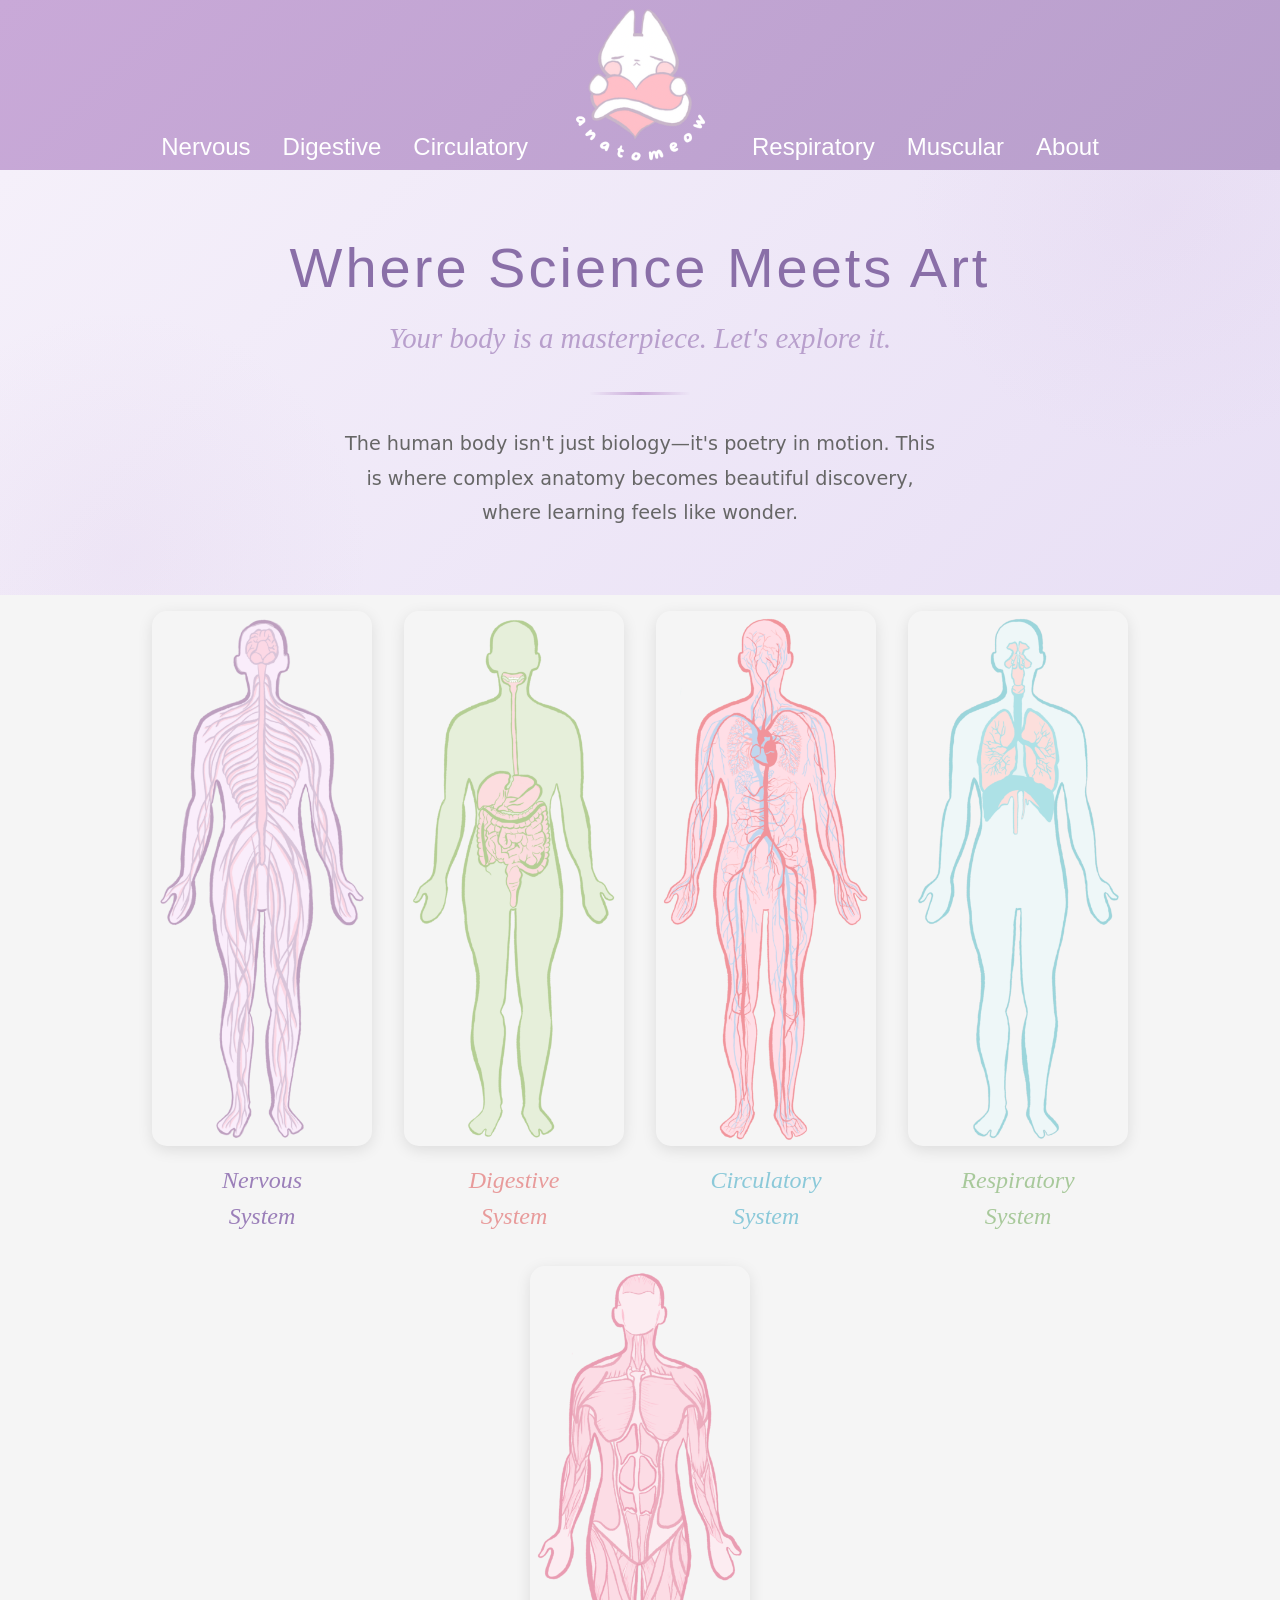
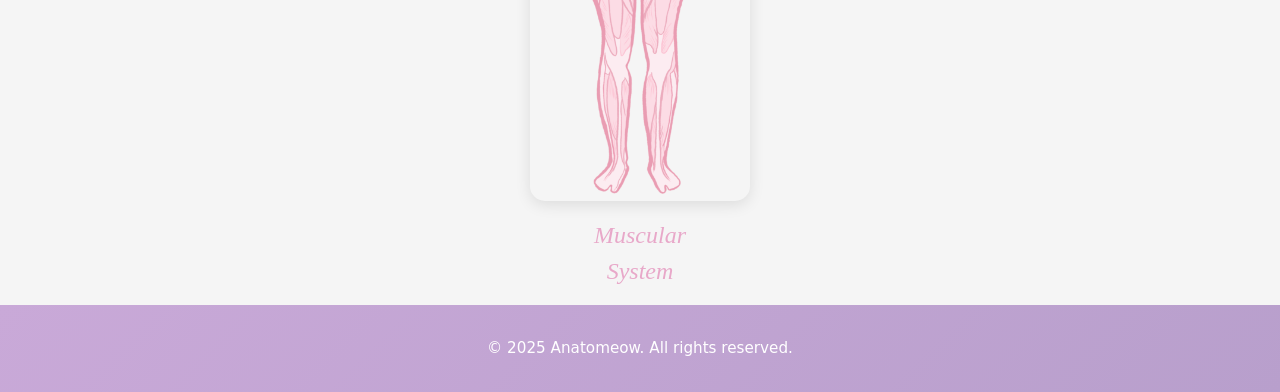
<file: index.html>
<!DOCTYPE html>
<html lang="en">
<head>
    <meta charset="UTF-8">
    <meta name="viewport" content="width=device-width, initial-scale=1.0">
    <title>Anatomeow - Explore the Body</title>
    <link href="https://cdn.jsdelivr.net/npm/bootstrap@5.3.0/dist/css/bootstrap.min.css" rel="stylesheet">
    <link href="https://fonts.cdnfonts.com/css/more-sugar" rel="stylesheet">
    <link rel="stylesheet" href="https://cdn.jsdelivr.net/npm/bootstrap-icons@1.13.1/font/bootstrap-icons.min.css">
    <link rel="stylesheet" href="css/styles.min.css">
</head>
<body>
    <!-- Header Placeholder -->
    <div id="header-placeholder"></div>

    <!-- Hero Section -->
    <section class="home-hero">
        <div class="hero-content">
            <h1 class="hero-title">Where Science Meets Art</h1>
            <p class="hero-subtitle">Your body is a masterpiece. Let's explore it.</p>
            <div class="hero-divider"></div>
            <p class="hero-description">
                The human body isn't just biology—it's poetry in motion. 
                This is where complex anatomy becomes beautiful discovery, 
                where learning feels like wonder.
            </p>
        </div>
    </section>

    <!-- Main Content -->
    <main class="main-content">
        <div class="systems-container">
            <div class="systems-row">
                <a href="nervous-system.html" class="system-card">
                    <img src="images/nervous.png" alt="Nervous System" id="nervous-img">
                    <div class="system-name">Nervous<br>System</div>
                </a>

                 <a href="digestive-system.html" class="system-card">
                    <img src="images/digestive.png" alt="Digestive System" id="digestive-img">
                    <div class="system-name">Digestive<br>System</div>
                </a>
                
                <a href="circulatory-system.html" class="system-card">
                    <img src="images/circulatory.png" alt="Circulatory System" id="circulatory-img">
                    <div class="system-name">Circulatory<br>System</div>
                </a>
                
                <a href="respiratory-system.html" class="system-card">
                    <img src="images/respiratory.png" alt="Respiratory System" id="respiratory-img">
                    <div class="system-name">Respiratory<br>System</div>
                </a>
                
                <a href="muscular-system.html" class="system-card">
                    <img src="images/muscular.png" alt="Muscular System" id="muscular-img">
                    <div class="system-name">Muscular<br>System</div>
                </a>
            </div>
        </div>
    </main>

    <!-- Footer Placeholder -->
    <div id="footer-placeholder"></div>

    <script src="https://cdn.jsdelivr.net/npm/bootstrap@5.3.0/dist/js/bootstrap.bundle.min.js"></script>
    <script src="scripts/common.js"></script>
    <script>
        // Initialize page
        async function initPage() {
            await loadHeaderFooter();
        }
        
        // Load page when ready
        if (document.readyState === 'loading') {
            document.addEventListener('DOMContentLoaded', initPage);
        } else {
            initPage();
        }
    </script>
</body>
</html>
</file>
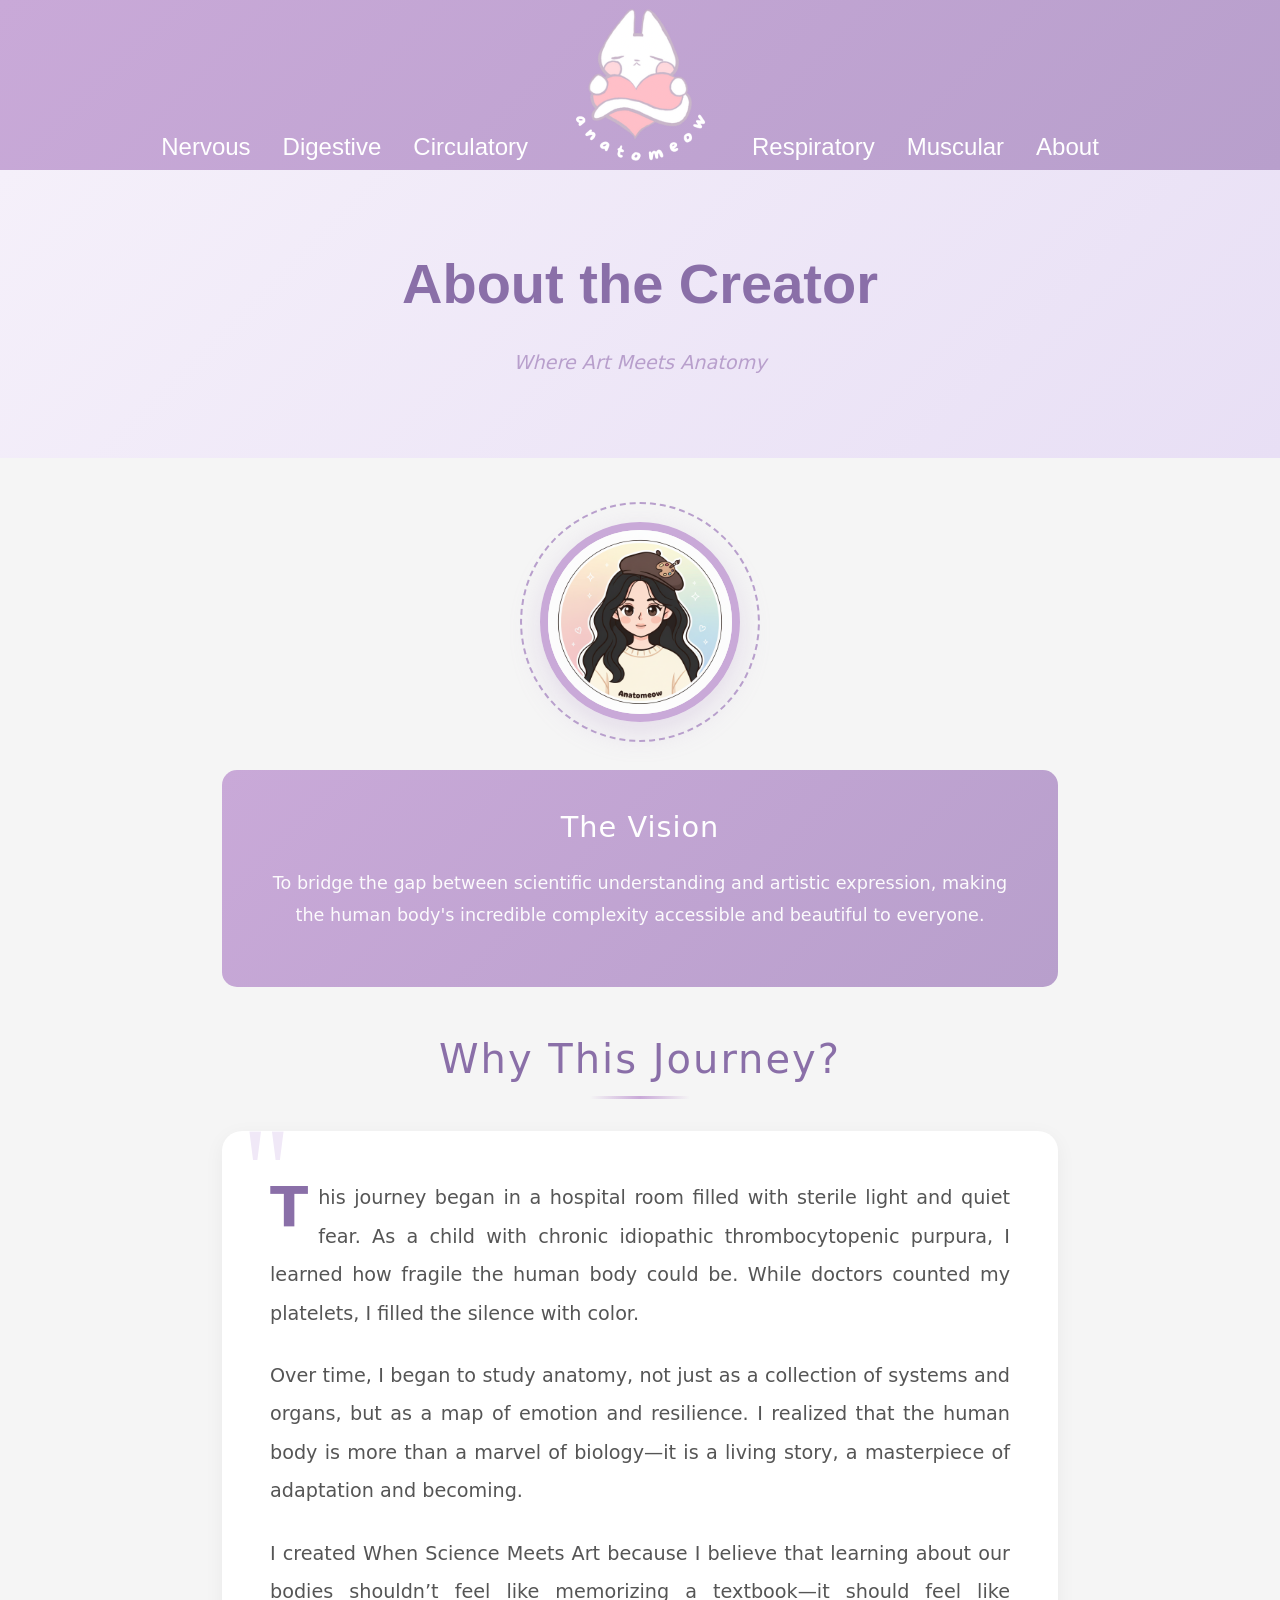
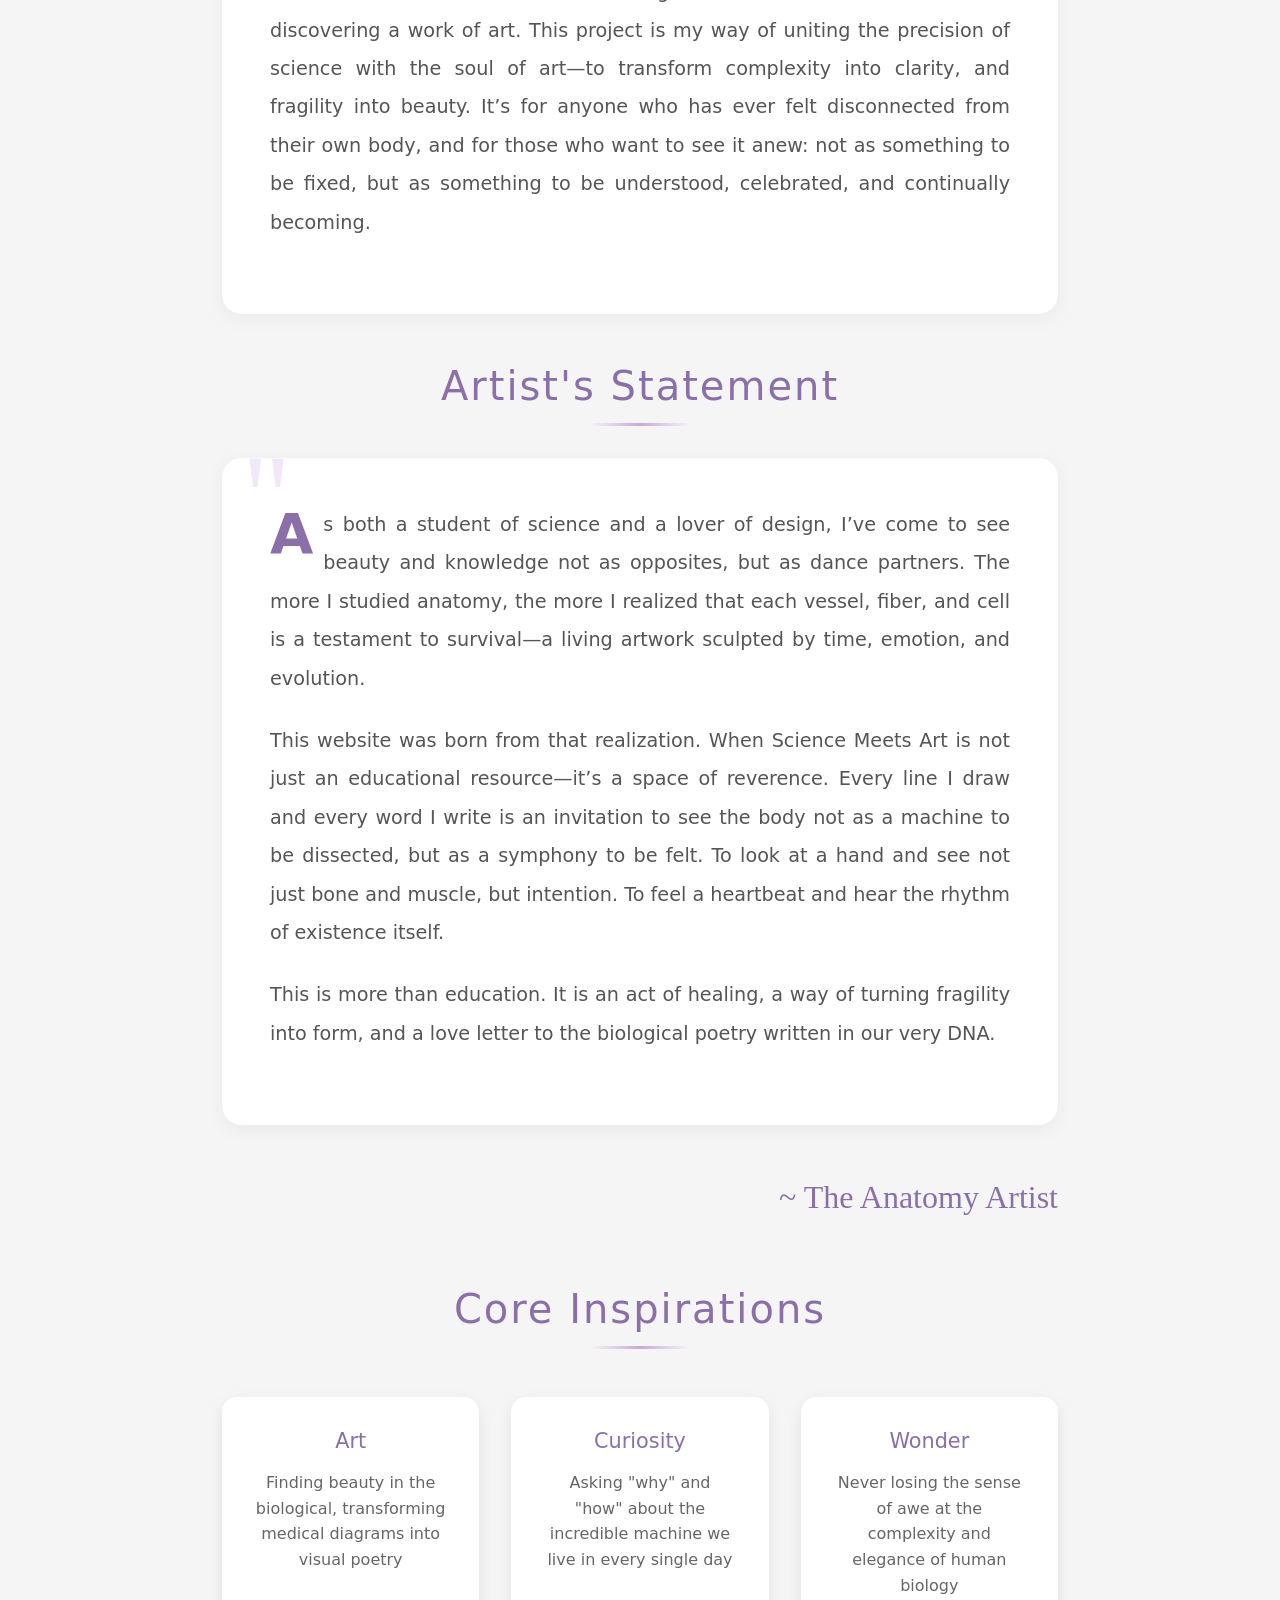
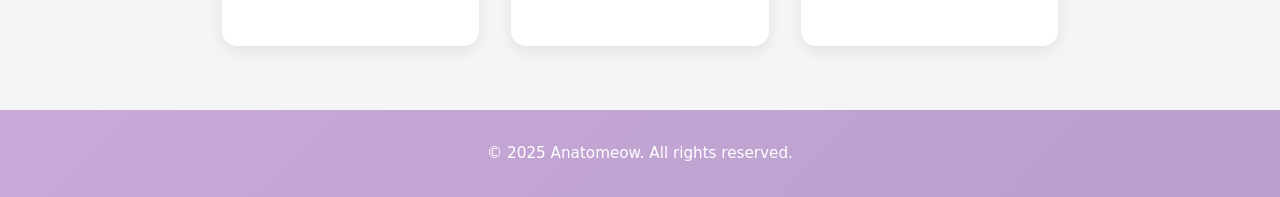
<file: about.html>
<!DOCTYPE html>
<html lang="en">
<head>
    <meta charset="UTF-8">
    <meta name="viewport" content="width=device-width, initial-scale=1.0">
    <title>About - Anatomeow</title>
    <link href="https://cdn.jsdelivr.net/npm/bootstrap@5.3.0/dist/css/bootstrap.min.css" rel="stylesheet">
    <link href="https://fonts.cdnfonts.com/css/more-sugar" rel="stylesheet">
    <link rel="stylesheet" href="css/icons.min.css">
    <link rel="stylesheet" href="css/styles.min.css">
</head>
<body>
    <!-- Header Placeholder -->
    <div id="header-placeholder"></div>

    <!-- Hero Section -->
    <section class="about-hero">
        <div class="container">
            <h1 class="detail-title" style="color: #8a6fa8;">About the Creator</h1>
            <p style="font-size: 1.2rem; color: #b89fcc; font-style: italic;">Where Art Meets Anatomy</p>
        </div>
    </section>

    <!-- Main Content -->
    <main class="main-content">
        <div class="about-container">
            <!-- Author Photo -->
            <div class="author-photo-wrapper">
                <div class="decorative-circle"></div>
                <img src="images/selfie.png" alt="Author Photo" class="author-photo" id="authorPhoto">
            </div>

            <!-- Mission Statement -->
            <div class="mission-box">
                <h3>The Vision</h3>
                <p>To bridge the gap between scientific understanding and artistic expression, making the human body's incredible complexity accessible and beautiful to everyone.</p>
            </div>

            <!-- Why This Website -->
            <h2 class="section-title">Why This Journey?</h2>
            <div class="artist-statement">
                <p>This journey began in a hospital room filled with sterile light and quiet fear. As a child with chronic idiopathic thrombocytopenic purpura, I learned how fragile the human body could be. While doctors counted my platelets, I filled the silence with color.</p>
                
                <p>Over time, I began to study anatomy, not just as a collection of systems and organs, but as a map of emotion and resilience. I realized that the human body is more than a marvel of biology—it is a living story, a masterpiece of adaptation and becoming.</p>
                
                <p>I created When Science Meets Art because I believe that learning about our bodies shouldn’t feel like memorizing a textbook—it should feel like discovering a work of art. This project is my way of uniting the precision of science with the soul of art—to transform complexity into clarity, and fragility into beauty. It’s for anyone who has ever felt disconnected from their own body, and for those who want to see it anew: not as something to be fixed, but as something to be understood, celebrated, and continually becoming.</p>
            </div>

            <!-- Personal Statement -->
            <h2 class="section-title">Artist's Statement</h2>
            <div class="artist-statement">
                <p>As both a student of science and a lover of design, I’ve come to see beauty and knowledge not as opposites, but as dance partners. The more I studied anatomy, the more I realized that each vessel, fiber, and cell is a testament to survival—a living artwork sculpted by time, emotion, and evolution.</p>
                
                <p>This website was born from that realization. When Science Meets Art is not just an educational resource—it’s a space of reverence. Every line I draw and every word I write is an invitation to see the body not as a machine to be dissected, but as a symphony to be felt. To look at a hand and see not just bone and muscle, but intention. To feel a heartbeat and hear the rhythm of existence itself.</p>
                
                <p>This is more than education. It is an act of healing, a way of turning fragility into form, and a love letter to the biological poetry written in our very DNA.</p>
            </div>

            <div class="signature">~ The Anatomy Artist</div>

            <!-- Inspiration -->
            <h2 class="section-title" style="margin-top: 4rem;">Core Inspirations</h2>
            <div class="inspiration-grid">
                <div class="inspiration-card">
                    <i class="bi bi-palette"></i>
                    <h4>Art</h4>
                    <p>Finding beauty in the biological, transforming medical diagrams into visual poetry</p>
                </div>
                <div class="inspiration-card">
                    <i class="bi bi-lightbulb"></i>
                    <h4>Curiosity</h4>
                    <p>Asking "why" and "how" about the incredible machine we live in every single day</p>
                </div>
                <div class="inspiration-card">
                    <i class="bi bi-heart-pulse"></i>
                    <h4>Wonder</h4>
                    <p>Never losing the sense of awe at the complexity and elegance of human biology</p>
                </div>
            </div>
        </div>
    </main>

    <!-- Footer Placeholder -->
    <div id="footer-placeholder"></div>

    <script src="https://cdn.jsdelivr.net/npm/bootstrap@5.3.0/dist/js/bootstrap.bundle.min.js"></script>
    <script src="scripts/common.js"></script>
    <script>
        async function initPage() {
            await loadHeaderFooter();
        }
        
        if (document.readyState === 'loading') {
            document.addEventListener('DOMContentLoaded', initPage);
        } else {
            initPage();
        }
    </script>
</body>
</html>
</file>
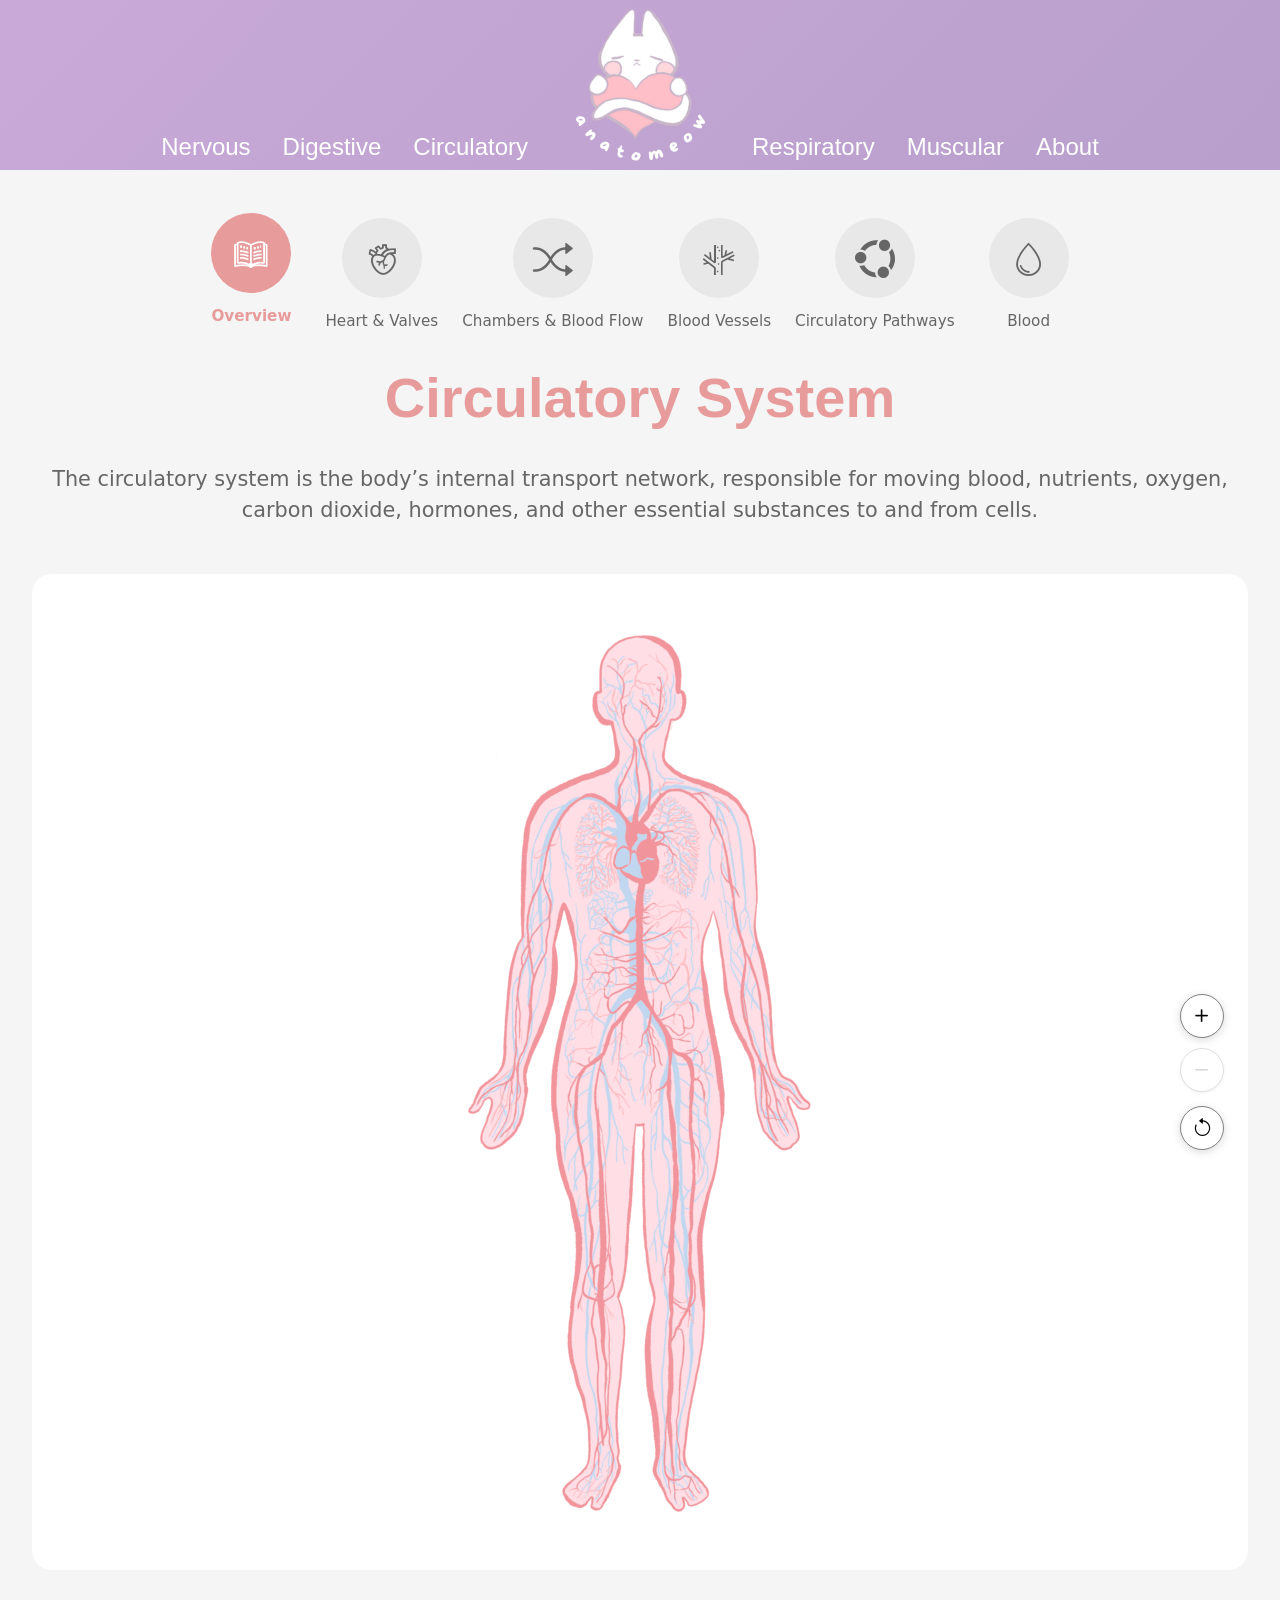
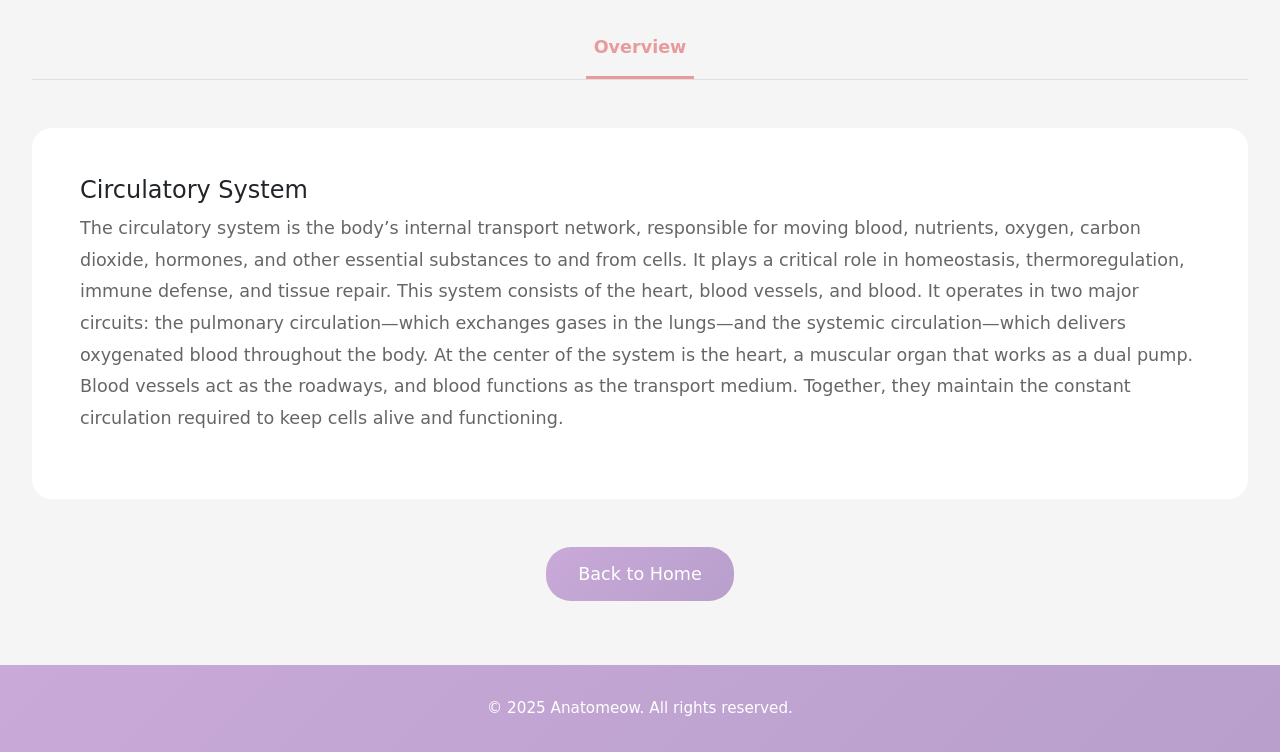
<file: circulatory-system.html>
<!DOCTYPE html>
<html lang="en">
<head>
    <meta charset="UTF-8">
    <meta name="viewport" content="width=device-width, initial-scale=1.0">
    <title>Circulatory System - Anatomeow</title>
    <link href="https://cdn.jsdelivr.net/npm/bootstrap@5.3.0/dist/css/bootstrap.min.css" rel="stylesheet">
    <link href="https://fonts.cdnfonts.com/css/more-sugar" rel="stylesheet">
    <link rel="stylesheet" href="css/icons.min.css">
    <link rel="stylesheet" href="css/styles.min.css">
</head>
<body class="circulatory-page">
    <!-- Header Placeholder -->
    <div id="header-placeholder"></div>

    <!-- Main Content -->
    <main class="main-content">
        <div class="detail-container">            
            <!-- Icon Menu -->
            <div class="icon-menu-container">
                <button class="scroll-arrow left hidden" id="iconScrollLeft" onclick="scrollIconMenu('left')">
                    <i class="bi bi-chevron-left"></i>
                </button>
                <button class="scroll-arrow right hidden" id="iconScrollRight" onclick="scrollIconMenu('right')">
                    <i class="bi bi-chevron-right"></i>
                </button>
                <div class="icon-menu-wrapper" id="iconMenuWrapper">
                    <div class="icon-menu" id="circulatoryIconMenu">
                        <!-- Icon menu will be built dynamically from JSON -->
                    </div>
                </div>
            </div>
            
            <h1 class="detail-title">Circulatory System</h1>
            <p class="detail-subtitle">The circulatory system is the body’s internal transport network, responsible for moving blood, nutrients, oxygen, carbon dioxide, hormones, and other essential substances to and from cells.</p>
                        
            <!-- Main Image -->
            <div class="main-image-container" id="imageContainer">
                <img id="circulatoryMainImage" class="main-image" src="images/circulatory.png" alt="Circulatory System Detail">
                <div class="zoom-controls" id="zoomControls">
                    <button class="zoom-btn zoom-in-btn" id="zoomInBtn" onclick="zoomIn()">
                        <i class="bi bi-plus"></i>
                    </button>
                    <button class="zoom-btn zoom-out-btn" id="zoomOutBtn" onclick="zoomOut()">
                        <i class="bi bi-dash"></i>
                    </button>
                    <button class="zoom-btn reset-btn" id="resetZoomBtn" onclick="resetZoom()">
                        <i class="bi bi-arrow-counterclockwise"></i>
                    </button>
                </div>
            </div>
            
            <!-- Text Menu -->
            <div class="text-menu-container">
                <button class="scroll-arrow left hidden" id="textScrollLeft" onclick="scrollTextMenu('left')">
                    <i class="bi bi-chevron-left"></i>
                </button>
                <button class="scroll-arrow right hidden" id="textScrollRight" onclick="scrollTextMenu('right')">
                    <i class="bi bi-chevron-right"></i>
                </button>
                <div class="text-menu-wrapper" id="textMenuWrapper">
                    <div class="text-menu" id="circulatoryTextMenu">
                        <div class="text-menu-item active" onclick="selectTextMenu(0)">Overview</div>
                    </div>
                </div>
            </div>
            
            <!-- Content Section -->
            <div class="content-section" id="circulatoryContent">
            </div>
            
            <!-- Action Buttons -->
            <div class="action-buttons">
                <a href="index.html" class="btn-primary-custom">Back to Home</a>
            </div>
        </div>
    </main>

    <!-- Footer Placeholder -->
    <div id="footer-placeholder"></div>

    <script src="https://cdn.jsdelivr.net/npm/bootstrap@5.3.0/dist/js/bootstrap.bundle.min.js"></script>
    <script src="scripts/common.js"></script>
    <script>
        // Load circulatory system data
        async function loadCirculatoryData() {
            try {
                const response = await fetch('data/circulatory-data.json');
                const data = await response.json();
                SystemPage.init('circulatory', data);
                console.log('Circulatory data loaded successfully');

                buildIconMenu();
                selectIcon(0);
            } catch (error) {
                console.error('Error loading circulatory data:', error);
            }
        }

        // Initialize page
        async function initPage() {
            await initSystemPage('circulatory', loadCirculatoryData);

            // Setup blank image detection (hides zoom controls for blank.png)
            setupBlankImageDetection('circulatory');
        }

        if (document.readyState === 'loading') {
            document.addEventListener('DOMContentLoaded', initPage);
        } else {
            initPage();
        }

        // Initialize zoom functionality
        initImageZoom('circulatory');
    </script>
</body>
</html>
</file>
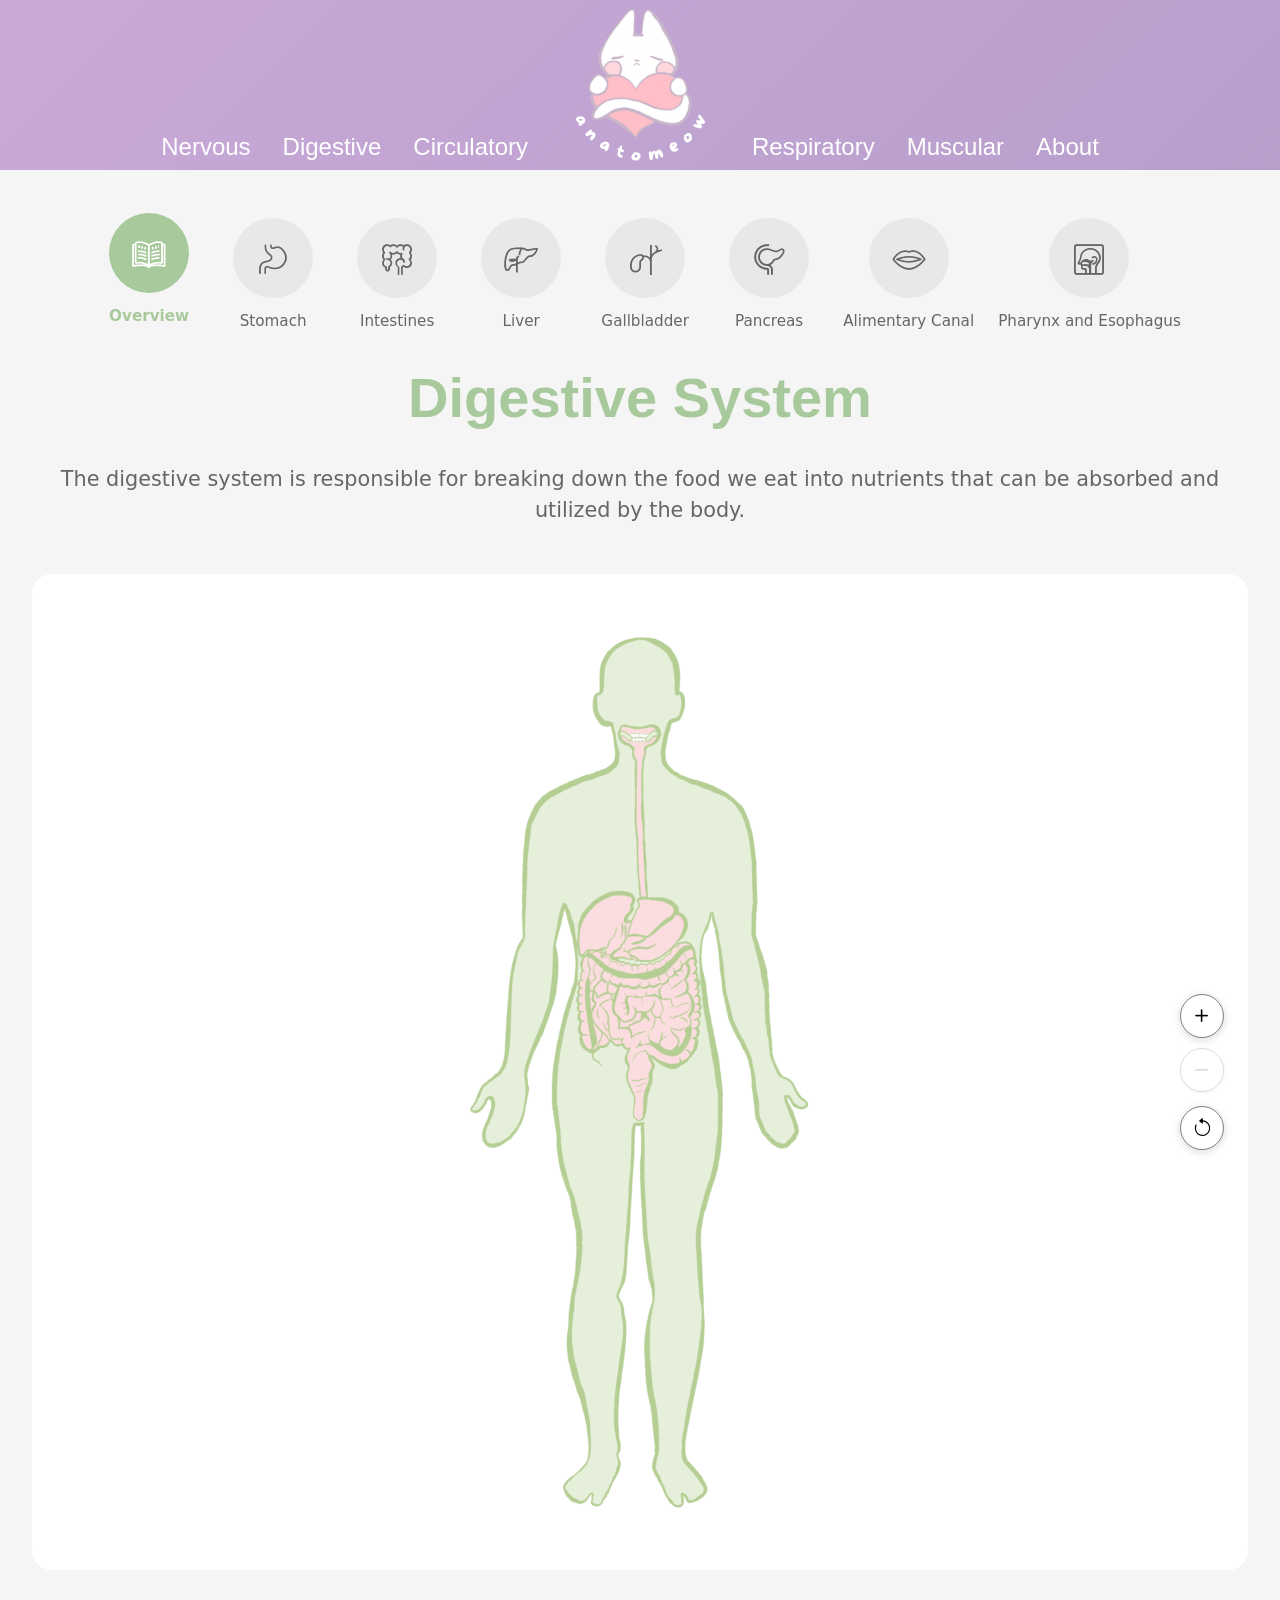
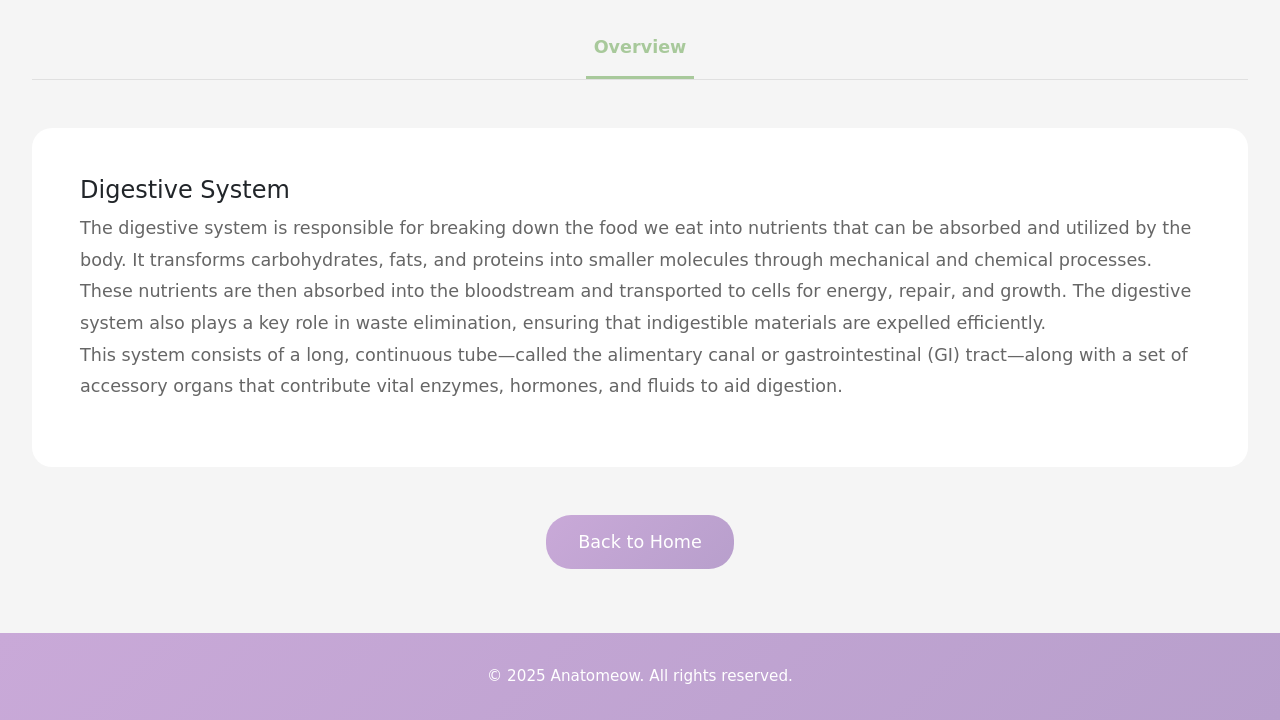
<file: digestive-system.html>
<!DOCTYPE html>
<html lang="en">
<head>
    <meta charset="UTF-8">
    <meta name="viewport" content="width=device-width, initial-scale=1.0">
    <title>Digestive System - Anatomeow</title>
    <link href="https://cdn.jsdelivr.net/npm/bootstrap@5.3.0/dist/css/bootstrap.min.css" rel="stylesheet">
    <link href="https://fonts.cdnfonts.com/css/more-sugar" rel="stylesheet">
    <link rel="stylesheet" href="css/icons.min.css">
    <link rel="stylesheet" href="css/styles.min.css">
</head>
<body class="digestive-page">
    <!-- Header Placeholder -->
    <div id="header-placeholder"></div>

    <!-- Main Content -->
    <main class="main-content">
        <div class="detail-container">            
            <!-- Icon Menu -->
            <div class="icon-menu-container">
                <button class="scroll-arrow left hidden" id="iconScrollLeft" onclick="scrollIconMenu('left')">
                    <i class="bi bi-chevron-left"></i>
                </button>
                <button class="scroll-arrow right hidden" id="iconScrollRight" onclick="scrollIconMenu('right')">
                    <i class="bi bi-chevron-right"></i>
                </button>
                <div class="icon-menu-wrapper" id="iconMenuWrapper">
                    <div class="icon-menu" id="digestiveIconMenu">
                        <!-- Icon menu will be built dynamically from JSON -->
                    </div>
                </div>
            </div>

            <h1 class="detail-title">Digestive System</h1>
            <p class="detail-subtitle">The digestive system is responsible for breaking down the food we eat into nutrients that can be absorbed and utilized by the body.</p>
            
            <!-- Main Image -->
            <div class="main-image-container" id="imageContainer">
                <img id="digestiveMainImage" class="main-image" src="images/digestive.png" alt="Digestive System Detail">
                <div class="zoom-controls" id="zoomControls">
                    <button class="zoom-btn zoom-in-btn" id="zoomInBtn" onclick="zoomIn()">
                        <i class="bi bi-plus"></i>
                    </button>
                    <button class="zoom-btn zoom-out-btn" id="zoomOutBtn" onclick="zoomOut()">
                        <i class="bi bi-dash"></i>
                    </button>
                    <button class="zoom-btn reset-btn" id="resetZoomBtn" onclick="resetZoom()">
                        <i class="bi bi-arrow-counterclockwise"></i>
                    </button>
                </div>
            </div>
            
            <!-- Text Menu -->
            <div class="text-menu-container">
                <button class="scroll-arrow left hidden" id="textScrollLeft" onclick="scrollTextMenu('left')">
                    <i class="bi bi-chevron-left"></i>
                </button>
                <button class="scroll-arrow right hidden" id="textScrollRight" onclick="scrollTextMenu('right')">
                    <i class="bi bi-chevron-right"></i>
                </button>
                <div class="text-menu-wrapper" id="textMenuWrapper">
                    <div class="text-menu" id="digestiveTextMenu">
                        <div class="text-menu-item active" onclick="selectTextMenu(0)">Overview</div>
                    </div>
                </div>
            </div>
            
            <!-- Content Section -->
            <div class="content-section" id="digestiveContent">
            </div>
            
            <!-- Action Buttons -->
            <div class="action-buttons">
                <a href="index.html" class="btn-primary-custom">Back to Home</a>
            </div>
        </div>
    </main>

    <!-- Footer Placeholder -->
    <div id="footer-placeholder"></div>

    <script src="https://cdn.jsdelivr.net/npm/bootstrap@5.3.0/dist/js/bootstrap.bundle.min.js"></script>
    <script src="scripts/common.js"></script>
    <script>
        // Load digestive system data
        async function loadDigestiveData() {
            try {
                const response = await fetch('data/digestive-data.json');
                const data = await response.json();
                SystemPage.init('digestive', data);
                console.log('Digestive data loaded successfully');

                buildIconMenu();
                selectIcon(0);
            } catch (error) {
                console.error('Error loading digestive data:', error);
            }
        }

        // Initialize page
        async function initPage() {
            await initSystemPage('digestive', loadDigestiveData);

            // Setup blank image detection (hides zoom controls for blank.png)
            setupBlankImageDetection('digestive');
        }

        if (document.readyState === 'loading') {
            document.addEventListener('DOMContentLoaded', initPage);
        } else {
            initPage();
        }

        // Initialize zoom functionality
        initImageZoom('digestive');
    </script>
</body>
</html>
</file>
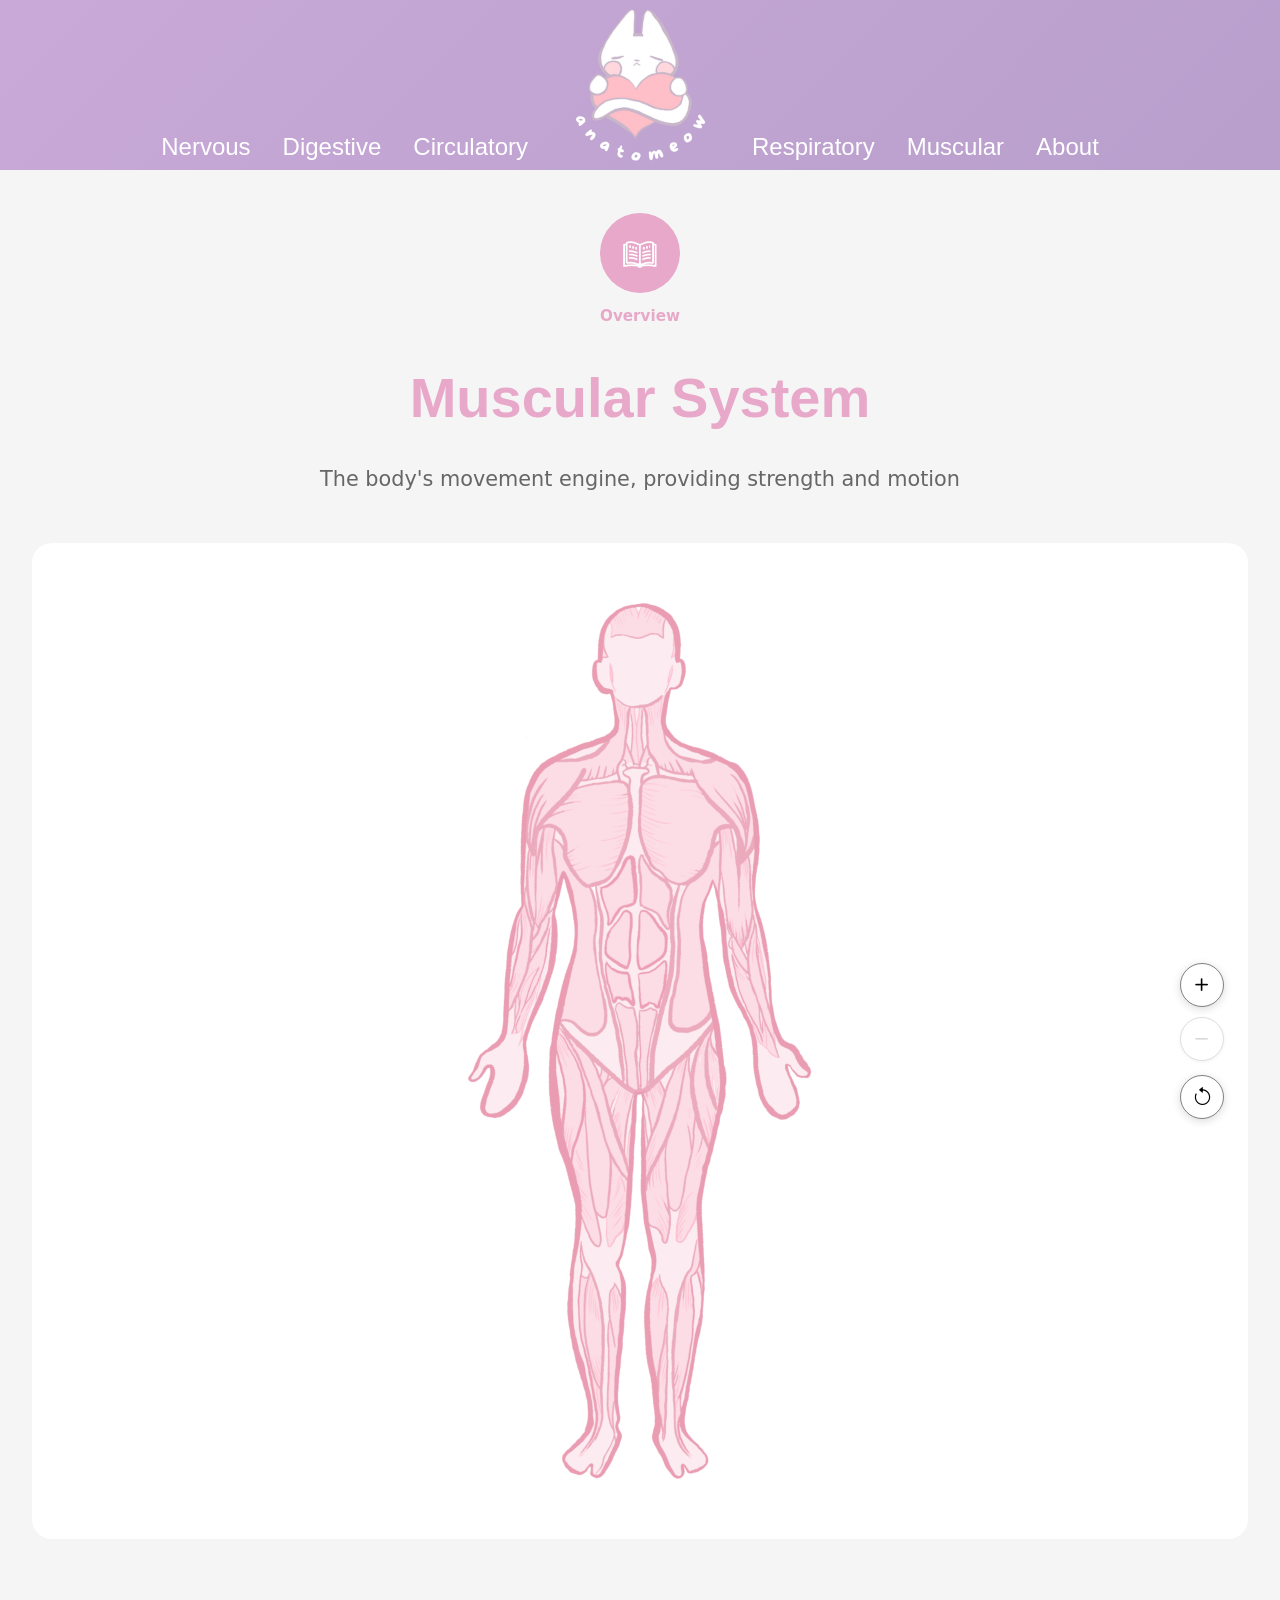
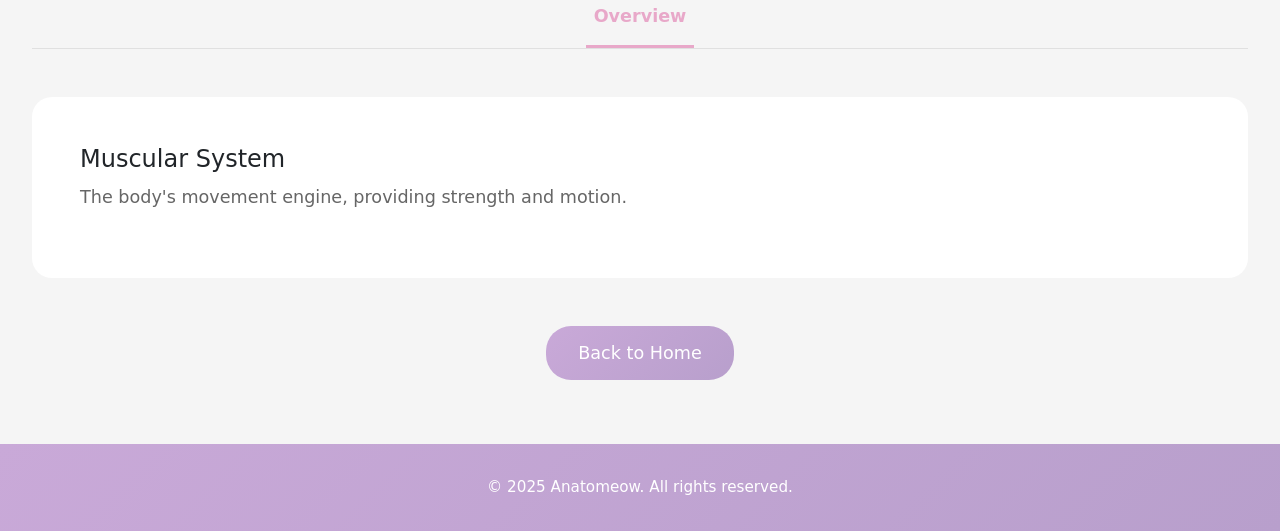
<file: muscular-system.html>
<!DOCTYPE html>
<html lang="en">
<head>
    <meta charset="UTF-8">
    <meta name="viewport" content="width=device-width, initial-scale=1.0">
    <title>Muscular System - Anatomeow</title>
    <link href="https://cdn.jsdelivr.net/npm/bootstrap@5.3.0/dist/css/bootstrap.min.css" rel="stylesheet">
    <link href="https://fonts.cdnfonts.com/css/more-sugar" rel="stylesheet">
    <link rel="stylesheet" href="css/icons.min.css">
    <link rel="stylesheet" href="css/styles.min.css">
</head>
<body class="muscular-page">
    <!-- Header Placeholder -->
    <div id="header-placeholder"></div>

    <!-- Main Content -->
    <main class="main-content">
        <div class="detail-container">            
            <!-- Icon Menu -->
            <div class="icon-menu-container">
                <button class="scroll-arrow left hidden" id="iconScrollLeft" onclick="scrollIconMenu('left')">
                    <i class="bi bi-chevron-left"></i>
                </button>
                <button class="scroll-arrow right hidden" id="iconScrollRight" onclick="scrollIconMenu('right')">
                    <i class="bi bi-chevron-right"></i>
                </button>
                <div class="icon-menu-wrapper" id="iconMenuWrapper">
                    <div class="icon-menu" id="muscularIconMenu">
                        <!-- Icon menu will be built dynamically from JSON -->
                    </div>
                </div>
            </div>

            <h1 class="detail-title">Muscular System</h1>
            <p class="detail-subtitle">The body's movement engine, providing strength and motion</p>
            
            <!-- Main Image -->
            <div class="main-image-container" id="imageContainer">
                <img id="muscularMainImage" class="main-image" src="images/muscular.png" alt="Muscular System Detail">
                <div class="zoom-controls" id="zoomControls">
                    <button class="zoom-btn zoom-in-btn" id="zoomInBtn" onclick="zoomIn()">
                        <i class="bi bi-plus"></i>
                    </button>
                    <button class="zoom-btn zoom-out-btn" id="zoomOutBtn" onclick="zoomOut()">
                        <i class="bi bi-dash"></i>
                    </button>
                    <button class="zoom-btn reset-btn" id="resetZoomBtn" onclick="resetZoom()">
                        <i class="bi bi-arrow-counterclockwise"></i>
                    </button>
                </div>
            </div>
            
            <!-- Text Menu -->
            <div class="text-menu-container">
                <button class="scroll-arrow left hidden" id="textScrollLeft" onclick="scrollTextMenu('left')">
                    <i class="bi bi-chevron-left"></i>
                </button>
                <button class="scroll-arrow right hidden" id="textScrollRight" onclick="scrollTextMenu('right')">
                    <i class="bi bi-chevron-right"></i>
                </button>
                <div class="text-menu-wrapper" id="textMenuWrapper">
                    <div class="text-menu" id="muscularTextMenu">
                        <div class="text-menu-item active" onclick="selectTextMenu(0)">Overview</div>
                    </div>
                </div>
            </div>
            
            <!-- Content Section -->
            <div class="content-section" id="muscularContent">
            </div>
            
            <!-- Action Buttons -->
            <div class="action-buttons">
                <a href="index.html" class="btn-primary-custom">Back to Home</a>
            </div>
        </div>
    </main>

    <!-- Footer Placeholder -->
    <div id="footer-placeholder"></div>

    <script src="https://cdn.jsdelivr.net/npm/bootstrap@5.3.0/dist/js/bootstrap.bundle.min.js"></script>
    <script src="scripts/common.js"></script>
    <script>
        // Load muscular system data
        async function loadMuscularData() {
            try {
                const response = await fetch('data/muscular-data.json');
                const data = await response.json();
                SystemPage.init('muscular', data);
                console.log('Muscular data loaded successfully');

                buildIconMenu();
                selectIcon(0);
            } catch (error) {
                console.error('Error loading muscular data:', error);
            }
        }

        // Initialize page
        async function initPage() {
            await initSystemPage('muscular', loadMuscularData);

            // Setup blank image detection (hides zoom controls for blank.png)
            setupBlankImageDetection('muscular');
        }

        if (document.readyState === 'loading') {
            document.addEventListener('DOMContentLoaded', initPage);
        } else {
            initPage();
        }

        // Initialize zoom functionality
        initImageZoom('muscular');
    </script>
</body>
</html>
</file>
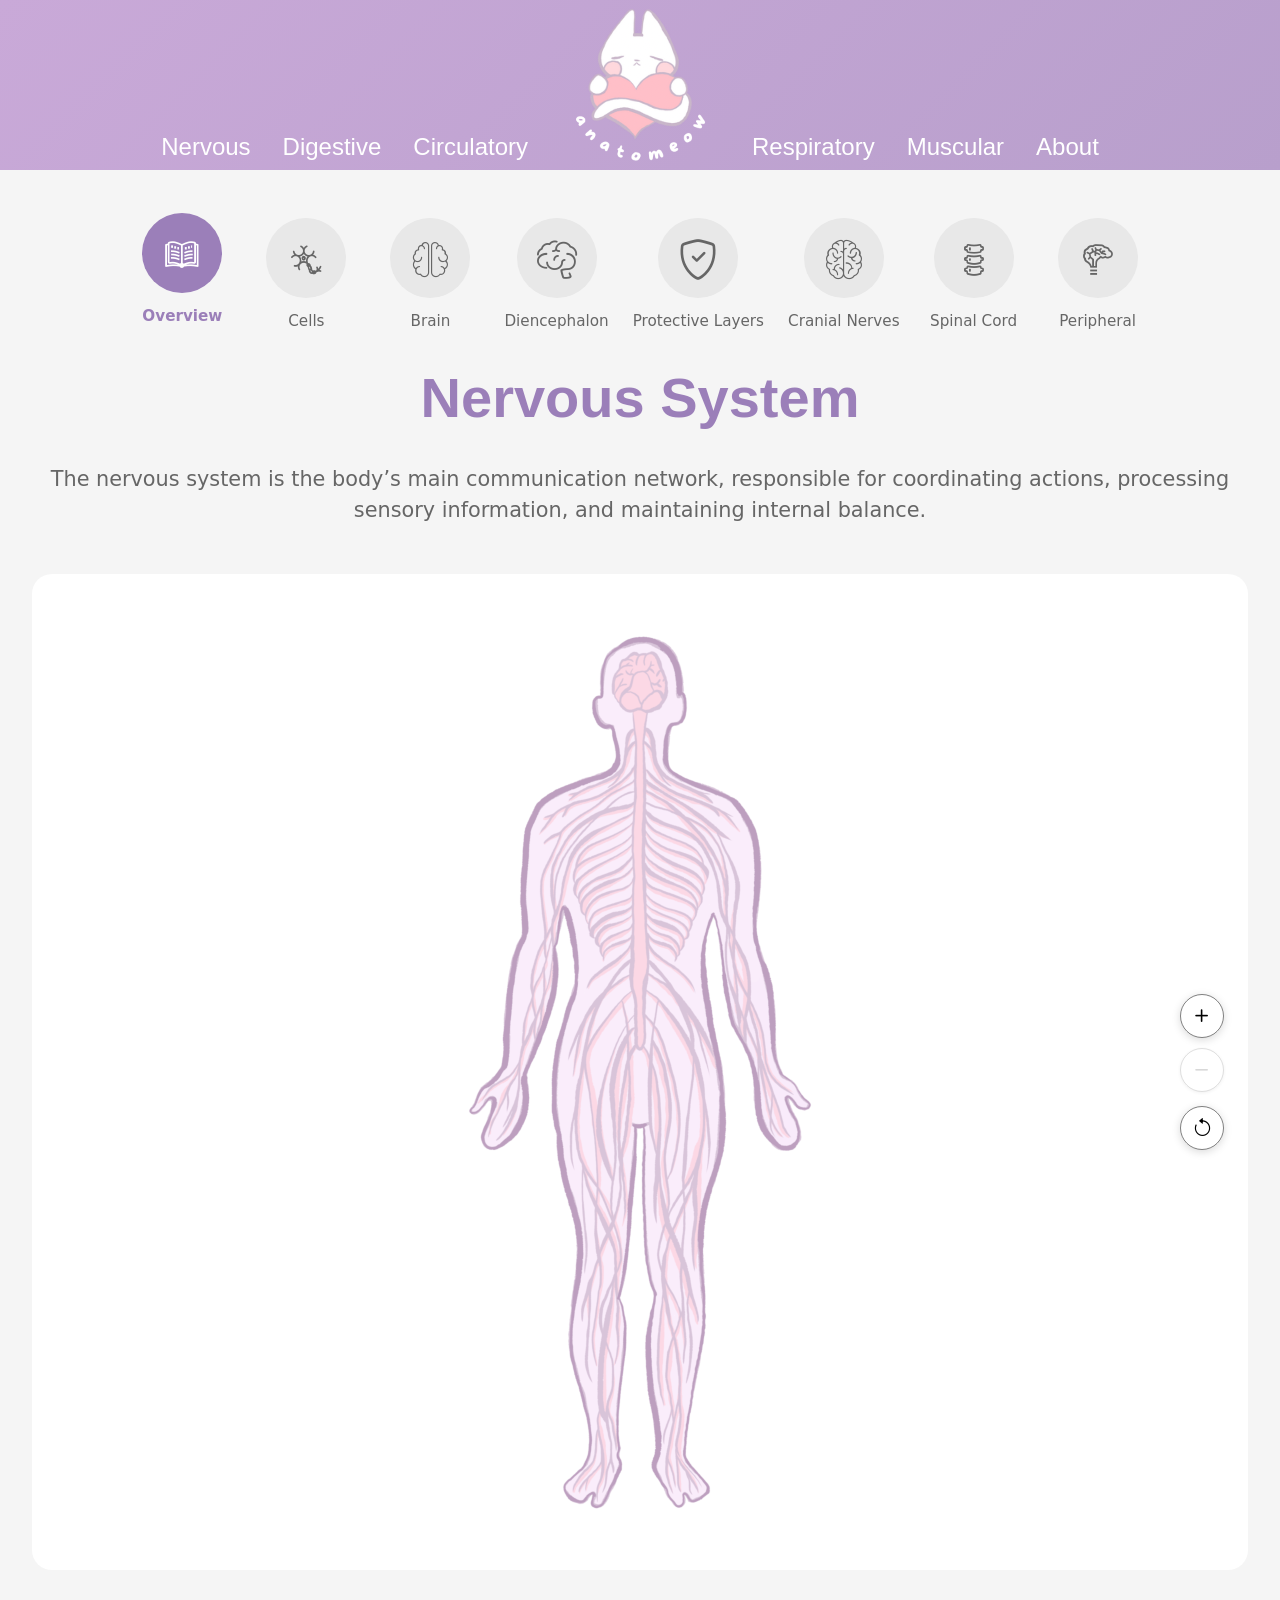
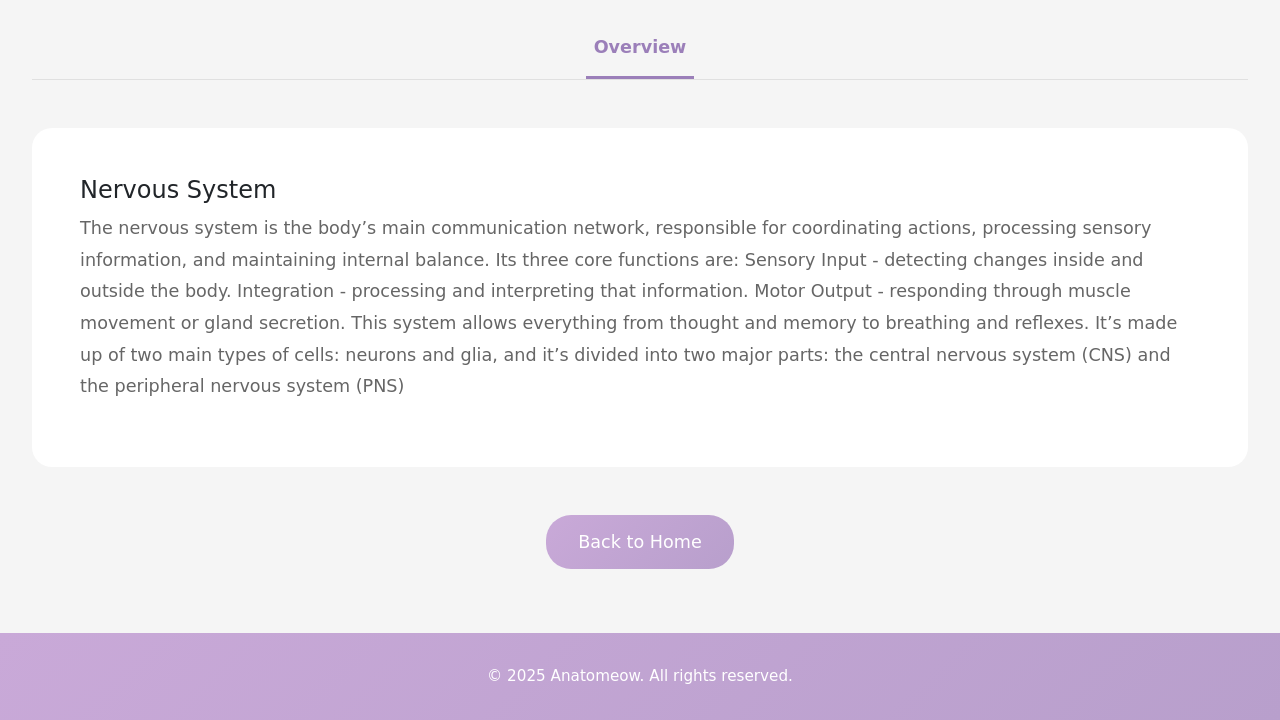
<file: nervous-system.html>
<!DOCTYPE html>
<html lang="en">
<head>
    <meta charset="UTF-8">
    <meta name="viewport" content="width=device-width, initial-scale=1.0">
    <title>Nervous System - Anatomeow</title>
    <link href="https://cdn.jsdelivr.net/npm/bootstrap@5.3.0/dist/css/bootstrap.min.css" rel="stylesheet">
    <link href="https://fonts.cdnfonts.com/css/more-sugar" rel="stylesheet">
    <link rel="stylesheet" href="css/icons.min.css">
    <link rel="stylesheet" href="css/styles.min.css">
</head>
<body class="nervous-page">
    <!-- Header Placeholder -->
    <div id="header-placeholder"></div>

    <!-- Main Content -->
    <main class="main-content">
        <div class="detail-container">
            <!-- Icon Menu -->
            <div class="icon-menu-container">
                <button class="scroll-arrow left hidden" id="iconScrollLeft" onclick="scrollIconMenu('left')">
                    <i class="bi bi-chevron-left"></i>
                </button>
                <button class="scroll-arrow right hidden" id="iconScrollRight" onclick="scrollIconMenu('right')">
                    <i class="bi bi-chevron-right"></i>
                </button>
                <div class="icon-menu-wrapper" id="iconMenuWrapper">
                    <div class="icon-menu" id="nervousIconMenu">
                        <!-- Icon menu will be built dynamically from JSON -->
                    </div>
                </div>
            </div>

            <h1 class="detail-title">Nervous System</h1>
            <p class="detail-subtitle">The nervous system is the body’s main communication network, responsible for coordinating actions, processing sensory information, and maintaining internal balance.</p>
                        
            <!-- Main Image -->
            <div class="main-image-container" id="imageContainer">
                <img id="nervousMainImage" class="main-image" src="images/nervous.png" alt="Nervous System Detail">
                <div class="zoom-controls" id="zoomControls">
                    <button class="zoom-btn zoom-in-btn" id="zoomInBtn" onclick="zoomIn()">
                        <i class="bi bi-plus"></i>
                    </button>
                    <button class="zoom-btn zoom-out-btn" id="zoomOutBtn" onclick="zoomOut()">
                        <i class="bi bi-dash"></i>
                    </button>
                    <button class="zoom-btn reset-btn" id="resetZoomBtn" onclick="resetZoom()">
                        <i class="bi bi-arrow-counterclockwise"></i>
                    </button>
                </div>
            </div>
            
            <!-- Text Menu -->
            <div class="text-menu-container">
                <button class="scroll-arrow left hidden" id="textScrollLeft" onclick="scrollTextMenu('left')">
                    <i class="bi bi-chevron-left"></i>
                </button>
                <button class="scroll-arrow right hidden" id="textScrollRight" onclick="scrollTextMenu('right')">
                    <i class="bi bi-chevron-right"></i>
                </button>
                <div class="text-menu-wrapper" id="textMenuWrapper">
                    <div class="text-menu" id="nervousTextMenu">
                        <div class="text-menu-item active" onclick="selectTextMenu(0)">Overview</div>
                    </div>
                </div>
            </div>
            
            <!-- Content Section -->
            <div class="content-section" id="nervousContent">
            </div>
            
            <!-- Action Buttons -->
            <div class="action-buttons">
                <a href="index.html" class="btn-primary-custom">Back to Home</a>
            </div>
        </div>
    </main>

    <!-- Footer Placeholder -->
    <div id="footer-placeholder"></div>

    <script src="https://cdn.jsdelivr.net/npm/bootstrap@5.3.0/dist/js/bootstrap.bundle.min.js"></script>
    <script src="scripts/common.js"></script>
    <script>
        // Load nervous system data
        async function loadNervousData() {
            try {
                const response = await fetch('data/nervous-data.json');
                const data = await response.json();
                SystemPage.init('nervous', data);
                console.log('Nervous data loaded successfully');

                buildIconMenu();
                selectIcon(0);
            } catch (error) {
                console.error('Error loading nervous data:', error);
            }
        }

        // Initialize page
        async function initPage() {
            await initSystemPage('nervous', loadNervousData);

            // Setup blank image detection (hides zoom controls for blank.png)
            setupBlankImageDetection('nervous');
        }

        if (document.readyState === 'loading') {
            document.addEventListener('DOMContentLoaded', initPage);
        } else {
            initPage();
        }

        // Initialize zoom functionality
        initImageZoom('nervous');
    </script>
</body>
</html>
</file>
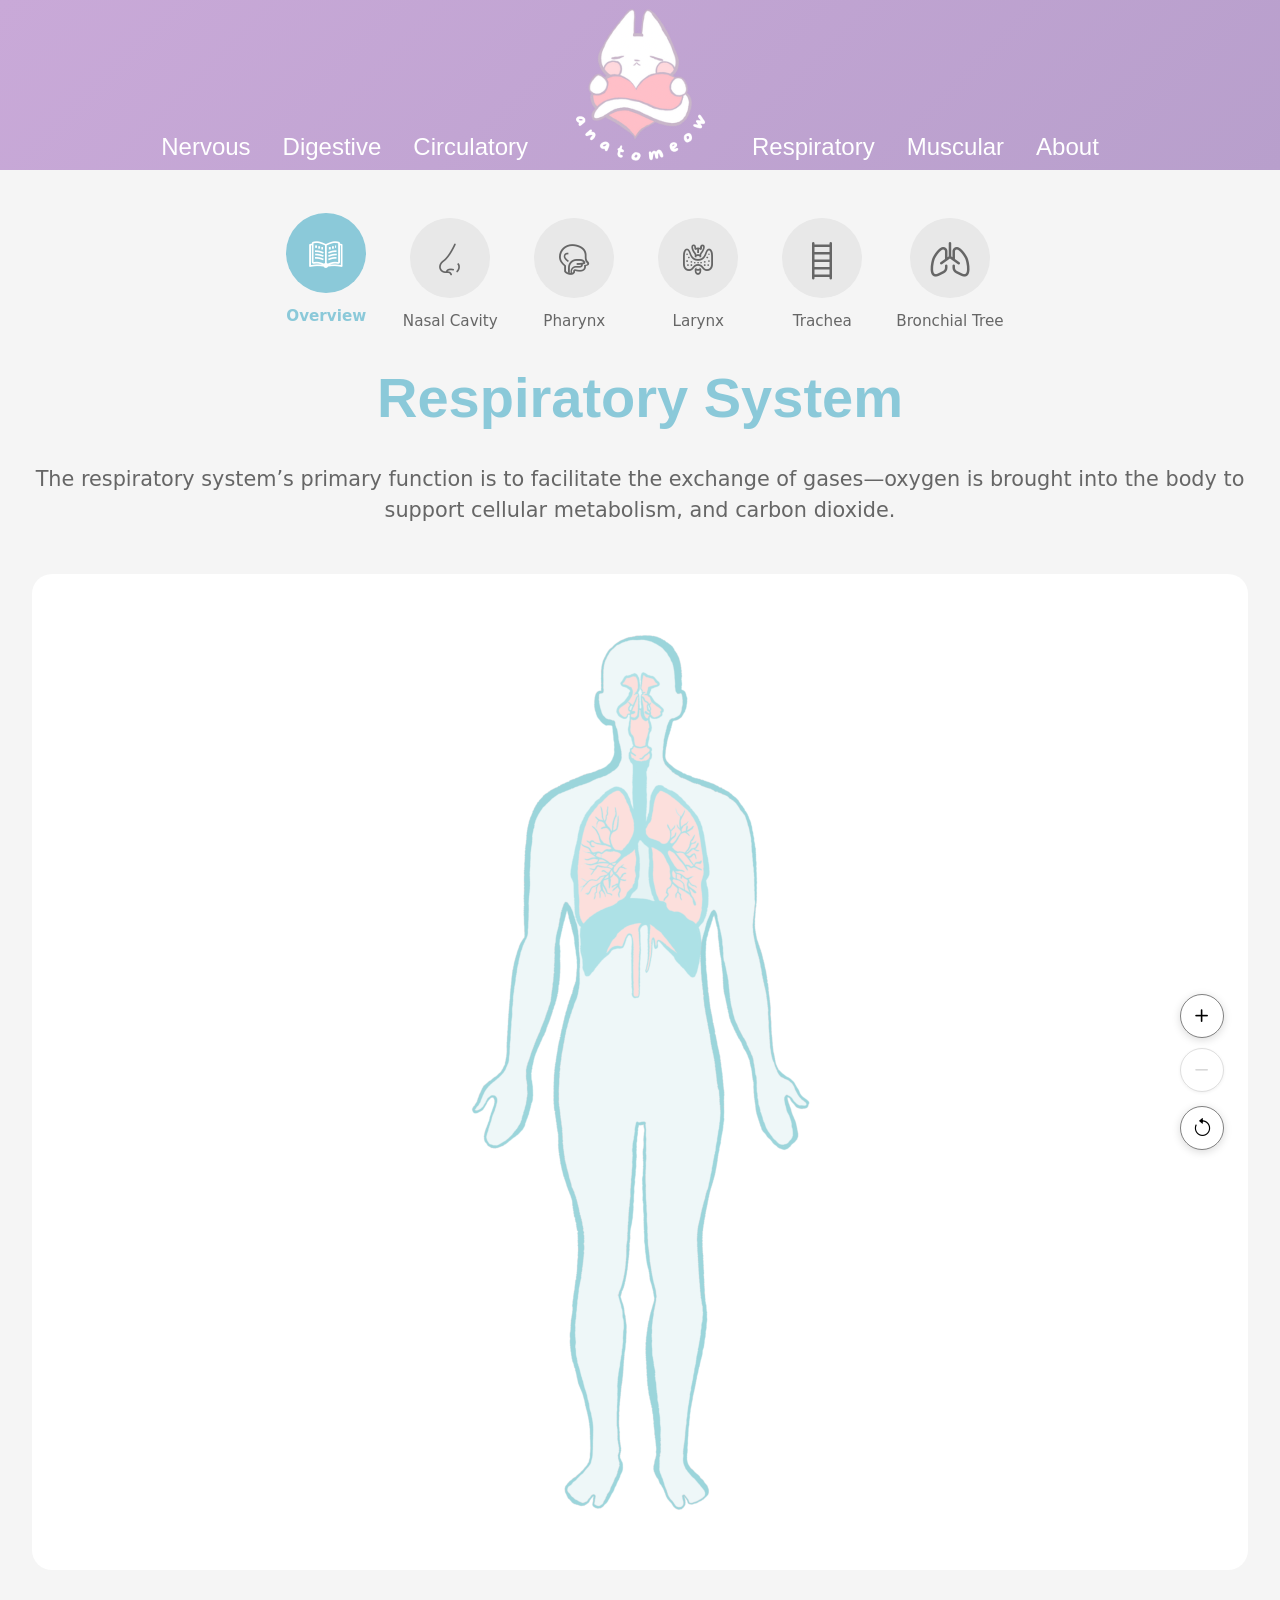
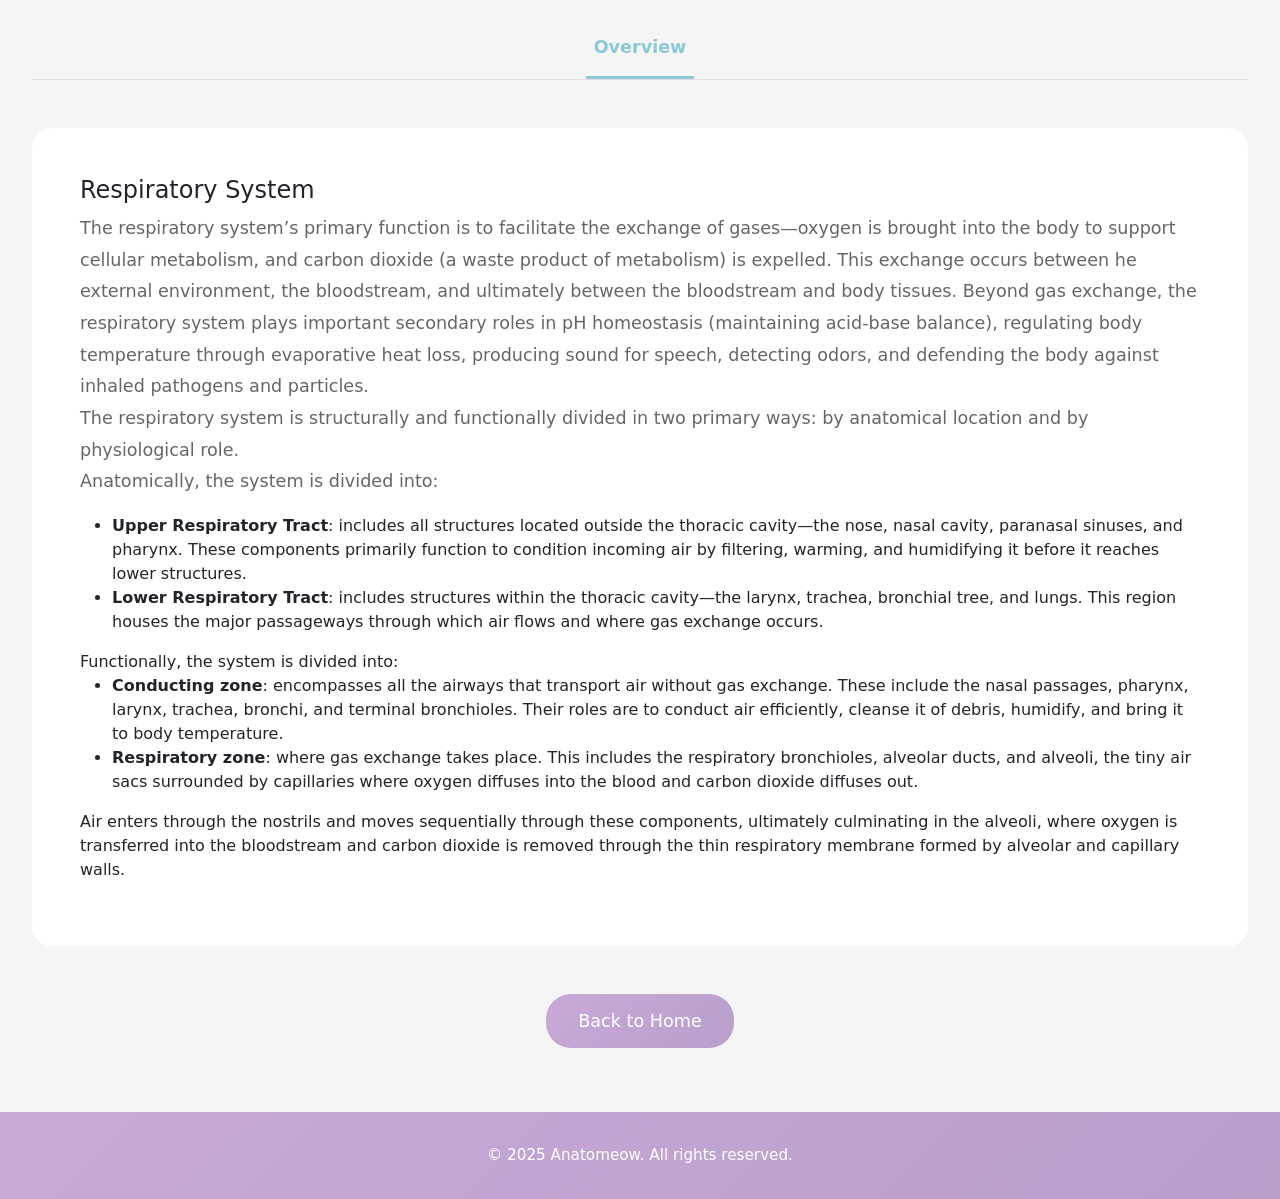
<file: respiratory-system.html>
<!DOCTYPE html>
<html lang="en">
<head>
    <meta charset="UTF-8">
    <meta name="viewport" content="width=device-width, initial-scale=1.0">
    <title>Respiratory System - Anatomeow</title>
    <link href="https://cdn.jsdelivr.net/npm/bootstrap@5.3.0/dist/css/bootstrap.min.css" rel="stylesheet">
    <link href="https://fonts.cdnfonts.com/css/more-sugar" rel="stylesheet">
    <link rel="stylesheet" href="css/icons.min.css">
    <link rel="stylesheet" href="css/styles.min.css">
</head>
<body class="respiratory-page">
    <!-- Header Placeholder -->
    <div id="header-placeholder"></div>

    <!-- Main Content -->
    <main class="main-content">
        <div class="detail-container">
            <!-- Icon Menu -->
            <div class="icon-menu-container">
                <button class="scroll-arrow left hidden" id="iconScrollLeft" onclick="scrollIconMenu('left')">
                    <i class="bi bi-chevron-left"></i>
                </button>
                <button class="scroll-arrow right hidden" id="iconScrollRight" onclick="scrollIconMenu('right')">
                    <i class="bi bi-chevron-right"></i>
                </button>
                <div class="icon-menu-wrapper" id="iconMenuWrapper">
                    <div class="icon-menu" id="respiratoryIconMenu">
                        <!-- Icon menu will be built dynamically from JSON -->
                    </div>
                </div>
            </div>

            <h1 class="detail-title">Respiratory System</h1>
            <p class="detail-subtitle">The respiratory system’s primary function is to facilitate the exchange of gases—oxygen is brought into the body to support cellular metabolism, and carbon dioxide.</p>
                        
            <!-- Main Image -->
            <div class="main-image-container" id="imageContainer">
                <img id="respiratoryMainImage" class="main-image" src="images/respiratory.png" alt="Respiratory System Detail">
                <div class="zoom-controls" id="zoomControls">
                    <button class="zoom-btn zoom-in-btn" id="zoomInBtn" onclick="zoomIn()">
                        <i class="bi bi-plus"></i>
                    </button>
                    <button class="zoom-btn zoom-out-btn" id="zoomOutBtn" onclick="zoomOut()">
                        <i class="bi bi-dash"></i>
                    </button>
                    <button class="zoom-btn reset-btn" id="resetZoomBtn" onclick="resetZoom()">
                        <i class="bi bi-arrow-counterclockwise"></i>
                    </button>
                </div>
            </div>
            
            <!-- Text Menu -->
            <div class="text-menu-container">
                <button class="scroll-arrow left hidden" id="textScrollLeft" onclick="scrollTextMenu('left')">
                    <i class="bi bi-chevron-left"></i>
                </button>
                <button class="scroll-arrow right hidden" id="textScrollRight" onclick="scrollTextMenu('right')">
                    <i class="bi bi-chevron-right"></i>
                </button>
                <div class="text-menu-wrapper" id="textMenuWrapper">
                    <div class="text-menu" id="respiratoryTextMenu">
                        <div class="text-menu-item active" onclick="selectTextMenu(0)">Overview</div>
                    </div>
                </div>
            </div>
            
            <!-- Content Section -->
            <div class="content-section" id="respiratoryContent">
            </div>
            
            <!-- Action Buttons -->
            <div class="action-buttons">
                <a href="index.html" class="btn-primary-custom">Back to Home</a>
            </div>
        </div>
    </main>

    <!-- Footer Placeholder -->
    <div id="footer-placeholder"></div>

    <script src="https://cdn.jsdelivr.net/npm/bootstrap@5.3.0/dist/js/bootstrap.bundle.min.js"></script>
    <script src="scripts/common.js"></script>
    <script>
        // Load respiratory system data
        async function loadRespiratoryData() {
            try {
                const response = await fetch('data/respiratory-data.json');
                const data = await response.json();
                SystemPage.init('respiratory', data);
                console.log('Respiratory data loaded successfully');

                buildIconMenu();
                selectIcon(0);
            } catch (error) {
                console.error('Error loading respiratory data:', error);
            }
        }

        // Initialize page
        async function initPage() {
            await initSystemPage('respiratory', loadRespiratoryData);

            // Setup blank image detection (hides zoom controls for blank.png)
            setupBlankImageDetection('respiratory');
        }

        if (document.readyState === 'loading') {
            document.addEventListener('DOMContentLoaded', initPage);
        } else {
            initPage();
        }

        // Initialize zoom functionality
        initImageZoom('respiratory');
    </script>
</body>
</html>
</file>
<file: css/styles.min.css>
body{display:flex;flex-direction:column;min-height:100vh;margin:0}.header{background:linear-gradient(135deg,#c9a9d8 0%,#b89fcc 100%);padding:.3rem 0;box-shadow:0 2px 10px rgba(0,0,0,.1)}.header-container{display:flex;align-items:flex-end;justify-content:space-between;max-width:1400px;margin:0 auto;padding:0 2rem}.logo-section{flex:0 0 auto}.logo-section img{width:160px;height:auto;cursor:pointer;object-fit:contain}.nav-left,.nav-right{display:flex;gap:2rem;flex:1;align-items:flex-end}.nav-left{justify-content:flex-end;padding-right:2rem}.nav-right{justify-content:flex-start;padding-left:2rem}.nav-link{color:#fff!important;text-decoration:none;font-family:'More Sugar',sans-serif;font-size:1.5rem;transition:all .3s ease;white-space:nowrap;position:relative}.nav-link:hover{font-size:1.7rem;font-weight:700}.mobile-menu-toggle{display:none;background:0 0;border:none;color:#fff;font-size:2rem;cursor:pointer}.mobile-nav{display:none;background:linear-gradient(135deg,#c9a9d8 0%,#b89fcc 100%);padding:1rem 2rem}.mobile-nav.show{display:block}.mobile-nav a{display:block;padding:.75rem 0;color:#fff!important;text-decoration:none;font-family:'More Sugar';font-size:1.3rem;font-style:italic;border-bottom:1px solid rgba(255,255,255,.2);transition:all .3s ease}.mobile-nav a:hover{font-size:1.5rem;font-weight:700;padding-left:.5rem}.main-content{flex:1;background-color:#f5f5f5;padding:1rem 0}.home-hero{background:linear-gradient(135deg,#f5f0fa 0%,#e8dff5 100%);padding:4rem 2rem;text-align:center;position:relative;overflow:hidden}.home-hero::before{content:'';position:absolute;top:-50%;right:-10%;width:500px;height:500px;background:radial-gradient(circle,rgba(201,169,216,.1) 0%,transparent 70%);border-radius:50%;pointer-events:none}.home-hero::after{content:'';position:absolute;bottom:-50%;left:-10%;width:500px;height:500px;background:radial-gradient(circle,rgba(201,169,216,.1) 0%,transparent 70%);border-radius:50%;pointer-events:none}.hero-content{max-width:800px;margin:0 auto;position:relative;z-index:1}.hero-title{font-size:3.5rem;font-family:'More Sugar',sans-serif;font-weight:300;color:#8a6fa8;letter-spacing:3px;margin-bottom:1rem;animation:fadeInDown 1s ease}.hero-subtitle{font-size:1.8rem;color:#b89fcc;font-style:italic;font-family:'Brush Script MT',cursive;margin-bottom:2rem;animation:fadeInUp 1s ease .2s both}.hero-divider{width:100px;height:3px;background:linear-gradient(90deg,transparent,#c9a9d8,transparent);margin:0 auto 2rem;animation:fadeIn 1s ease .4s both}.hero-description{font-size:1.2rem;line-height:1.8;color:#666;max-width:600px;margin:0 auto;animation:fadeIn 1s ease .6s both}@keyframes fadeInDown{from{opacity:0;transform:translateY(-30px)}to{opacity:1;transform:translateY(0)}}@keyframes fadeInUp{from{opacity:0;transform:translateY(30px)}to{opacity:1;transform:translateY(0)}}@keyframes fadeIn{from{opacity:0}to{opacity:1}}.systems-container{max-width:1400px;margin:0 auto;padding:0 2rem}.systems-row{display:flex;gap:2rem;justify-content:center;flex-wrap:wrap}.system-card{flex:1 1 auto;min-width:180px;max-width:220px;cursor:pointer;transition:transform .3s ease;text-decoration:none}.system-card:hover{transform:translateY(-10px)}.system-card img{width:100%;height:auto;border-radius:15px;box-shadow:0 4px 15px rgba(0,0,0,.1)}.system-name{text-align:center;margin-top:1rem;font-family:'More Sugar',cursive;font-size:1.5rem;font-style:italic}.system-card:nth-child(1) .system-name{color:#9b7fb9}.system-card:nth-child(2) .system-name{color:#e89b9b}.system-card:nth-child(3) .system-name{color:#8bc9d9}.system-card:nth-child(4) .system-name{color:#a8c99b}.system-card:nth-child(5) .system-name{color:#e8a8c9}.detail-container{max-width:1400px;margin:0 auto;padding:0 2rem}.detail-title{font-size:3.5rem;font-weight:700;color:#333;margin-bottom:2rem;margin-top:1rem;text-align:center;font-family:'More Sugar',sans-serif}.detail-subtitle{font-size:1.3rem;color:#666;text-align:center;margin-bottom:3rem}.icon-menu-container{position:relative;margin:1rem 0 1rem 0}.scroll-arrow{position:absolute;top:50%;transform:translateY(-50%);background:rgba(255,255,255,.95);border:1px solid #ddd;border-radius:50%;width:40px;height:40px;display:flex;align-items:center;justify-content:center;cursor:pointer;z-index:10;transition:all .3s ease;box-shadow:0 2px 8px rgba(0,0,0,.1)}.scroll-arrow:hover{background:#fff;box-shadow:0 4px 12px rgba(0,0,0,.15)}.scroll-arrow.left{left:-20px}.scroll-arrow.right{right:-20px}.scroll-arrow i{font-size:1.2rem;color:#333}.scroll-arrow.hidden{display:none}.icon-menu-wrapper{overflow-x:auto;overflow-y:hidden;scrollbar-width:none;-ms-overflow-style:none;scroll-behavior:smooth}.icon-menu-wrapper::-webkit-scrollbar{display:none}.icon-menu{display:flex;gap:1.5rem;padding:1rem 0;justify-content:center;min-width:min-content;margin:0 auto}.icon-item{display:flex;flex-direction:column;align-items:center;cursor:pointer;transition:transform .3s ease;min-width:100px}.icon-item:hover{transform:translateY(-5px)}.icon-item.active{transform:translateY(-5px)}.icon-circle{width:80px;height:80px;border-radius:50%;background-color:#e8e8e8;display:flex;align-items:center;justify-content:center;margin-bottom:.75rem;transition:background-color .3s ease}.icon-circle i{font-size:2.5rem;color:#666}.icon-item.active .icon-circle i{color:#fff}.icon-label{font-size:.95rem;color:#666;text-align:center;font-weight:500}.nervous-page .detail-title{color:#9b7fb9}.nervous-page .icon-item.active .icon-circle{background-color:#9b7fb9}.nervous-page .icon-item.active .icon-label{color:#9b7fb9;font-weight:600}.circulatory-page .detail-title{color:#e89b9b}.circulatory-page .icon-item.active .icon-circle{background-color:#e89b9b}.circulatory-page .icon-item.active .icon-label{color:#e89b9b;font-weight:600}.respiratory-page .detail-title{color:#8bc9d9}.respiratory-page .icon-item.active .icon-circle{background-color:#8bc9d9}.respiratory-page .icon-item.active .icon-label{color:#8bc9d9;font-weight:600}.digestive-page .detail-title{color:#a8c99b}.digestive-page .icon-item.active .icon-circle{background-color:#a8c99b}.digestive-page .icon-item.active .icon-label{color:#a8c99b;font-weight:600}.muscular-page .detail-title{color:#e8a8c9}.muscular-page .icon-item.active .icon-circle{background-color:#e8a8c9}.muscular-page .icon-item.active .icon-label{color:#e8a8c9;font-weight:600}.main-image-container{position:relative;text-align:center;margin:3rem 0;background:#fff;padding:3rem;border-radius:20px;overflow:hidden;user-select:none;-webkit-user-select:none}.main-image{max-width:100%;height:auto;max-height:900px;object-fit:contain;touch-action:none;transform-origin:center center}.text-menu-container{position:relative;margin:3rem 0;border-bottom:1px solid #e0e0e0}.text-menu-wrapper{overflow-x:auto;scrollbar-width:none;-ms-overflow-style:none;scroll-behavior:smooth}.text-menu-wrapper::-webkit-scrollbar{display:none}.text-menu{display:flex;gap:2rem;justify-content:center;min-width:min-content;margin:0 auto}.text-menu-item{padding:1rem .5rem;cursor:pointer;border-bottom:3px solid transparent;transition:all .3s ease;white-space:nowrap;font-size:1.1rem;color:#666;font-weight:500}.nervous-page .text-menu-item:hover,.nervous-page .text-menu-item.active{color:#9b7fb9}.nervous-page .text-menu-item.active{border-bottom-color:#9b7fb9;font-weight:600}.circulatory-page .text-menu-item:hover,.circulatory-page .text-menu-item.active{color:#e89b9b}.circulatory-page .text-menu-item.active{border-bottom-color:#e89b9b;font-weight:600}.respiratory-page .text-menu-item:hover,.respiratory-page .text-menu-item.active{color:#8bc9d9}.respiratory-page .text-menu-item.active{border-bottom-color:#8bc9d9;font-weight:600}.digestive-page .text-menu-item:hover,.digestive-page .text-menu-item.active{color:#a8c99b}.digestive-page .text-menu-item.active{border-bottom-color:#a8c99b;font-weight:600}.muscular-page .text-menu-item:hover,.muscular-page .text-menu-item.active{color:#e8a8c9}.muscular-page .text-menu-item.active{border-bottom-color:#e8a8c9;font-weight:600}.content-section{background:#fff;padding:3rem;border-radius:20px;margin:2rem 0}.content-section h3{font-size:2rem;color:#333;margin-bottom:1.5rem}.content-section p{font-size:1.1rem;line-height:1.8;color:#666}.action-buttons{display:flex;gap:1.5rem;justify-content:center;margin:3rem 0}.btn-primary-custom{background:linear-gradient(135deg,#c9a9d8 0%,#b89fcc 100%);color:#fff;padding:.875rem 2rem;border-radius:25px;border:none;font-size:1.1rem;cursor:pointer;transition:all .3s ease;text-decoration:none;display:inline-block;text-align:center}.btn-primary-custom:hover{background:linear-gradient(135deg,#b89fcc 0%,#a88ebc 100%);transform:translateY(-2px);box-shadow:0 4px 12px rgba(185,159,204,.4)}footer{background:linear-gradient(135deg,#c9a9d8 0%,#b89fcc 100%);color:#fff;padding:2rem 0;margin-top:auto}.footer-content{max-width:1400px;margin:0 auto;padding:0 2rem;display:flex;justify-content:center;align-items:center}.copyright{font-size:.95rem}.instagram-link{color:#fff;text-decoration:none;display:flex;align-items:center;gap:.5rem;transition:opacity .3s}.instagram-link:hover{opacity:.8}.instagram-link i{font-size:1.5rem}.about-hero{background:linear-gradient(135deg,#f5f0fa 0%,#e8dff5 100%);padding:4rem 0;text-align:center}.about-container{max-width:900px;margin:0 auto;padding:3rem 2rem}.author-photo-wrapper{text-align:center;margin-bottom:3rem;position:relative}.author-photo{width:200px;height:200px;border-radius:50%;object-fit:cover;border:8px solid #c9a9d8;box-shadow:0 10px 30px rgba(185,159,204,.3);transition:transform .3s ease}.author-photo:hover{transform:scale(1.05)}.decorative-circle{position:absolute;width:240px;height:240px;border:2px dashed #b89fcc;border-radius:50%;top:50%;left:50%;transform:translate(-50%,-50%);animation:rotate 20s linear infinite;pointer-events:none}@keyframes rotate{from{transform:translate(-50%,-50%) rotate(0deg)}to{transform:translate(-50%,-50%) rotate(360deg)}}.section-title{font-size:2.5rem;color:#8a6fa8;margin-bottom:2rem;text-align:center;font-weight:300;letter-spacing:2px;position:relative;padding-bottom:1rem}.section-title::after{content:'';position:absolute;bottom:0;left:50%;transform:translateX(-50%);width:100px;height:3px;background:linear-gradient(90deg,transparent,#c9a9d8,transparent)}.artist-statement{background:#fff;padding:3rem;border-radius:20px;box-shadow:0 5px 20px rgba(0,0,0,.05);margin-bottom:3rem;position:relative;overflow:hidden}.artist-statement::before{content:'"';position:absolute;top:-20px;left:20px;font-size:120px;color:#f0e8f7;font-family:Georgia,serif;line-height:1}.artist-statement p{font-size:1.2rem;line-height:2;color:#555;margin-bottom:1.5rem;text-align:justify;position:relative;z-index:1}.artist-statement p:first-of-type::first-letter{font-size:3.5rem;font-weight:700;float:left;line-height:1;margin-right:10px;color:#8a6fa8}.mission-box{background:linear-gradient(135deg,#c9a9d8 0%,#b89fcc 100%);color:#fff;padding:2.5rem;border-radius:15px;margin-bottom:3rem;text-align:center}.mission-box h3{font-size:1.8rem;margin-bottom:1.5rem;font-weight:300;letter-spacing:1px}.mission-box p{font-size:1.1rem;line-height:1.8;opacity:.95}.signature{text-align:right;font-family:'Brush Script MT',cursive;font-size:2rem;color:#8a6fa8;margin-top:2rem}.inspiration-grid{display:grid;grid-template-columns:repeat(auto-fit,minmax(250px,1fr));gap:2rem;margin-top:3rem}.inspiration-card{background:#fff;padding:2rem;border-radius:15px;box-shadow:0 5px 15px rgba(0,0,0,.08);text-align:center;transition:transform .3s ease}.inspiration-card:hover{transform:translateY(-10px)}.inspiration-card i{font-size:3rem;color:#c9a9d8;margin-bottom:1rem}.inspiration-card h4{color:#8a6fa8;margin-bottom:1rem;font-size:1.3rem}.inspiration-card p{color:#666;line-height:1.6}@media (max-width:992px){.nav-left,.nav-right{display:none}.mobile-menu-toggle{display:block;position:absolute;right:2rem;top:1.5rem}.header-container{justify-content:center}.systems-row{flex-direction:column;align-items:center}.system-card{max-width:400px;width:100%}.detail-title{font-size:2.5rem}.icon-menu{justify-content:center}.text-menu{justify-content:center}.main-image-container{padding:1.5rem}.content-section{padding:1.5rem}.footer-content{flex-direction:column;gap:1rem;text-align:center}.action-buttons{flex-direction:column;align-items:center}.btn-primary-custom,.btn-secondary-custom{width:100%;max-width:300px}}.table-responsive{overflow-x:auto;-webkit-overflow-scrolling:touch}table{width:100%;min-width:500px;border-collapse:collapse}th,td{border:1px solid #ddd;padding:8px;text-align:left;white-space:nowrap}th{background-color:#f2f2f2;font-weight:700}table th:nth-child(1),table td:nth-child(1){width:5%}table th:nth-child(3),table td:nth-child(3){width:15%}@media (max-width:768px){.about-hero{padding:2rem 0}.section-title{font-size:2rem}.artist-statement{padding:2rem}.artist-statement p{font-size:1.1rem;text-align:left}.inspiration-grid{grid-template-columns:1fr}}@media (max-width:576px){.nav-link{font-size:1.2rem}.logo-section img{width:90px;height:auto}.system-name{font-size:1.3rem}.detail-title{font-size:2rem}.icon-circle{width:60px;height:60px}.icon-circle i{font-size:2rem}.action-buttons{flex-direction:column;align-items:center}.btn-primary-custom,.btn-secondary-custom{width:100%;max-width:300px}}.zoom-controls{position:absolute;top:50%;right:24px;transform:translateY(-50%);display:flex;flex-direction:column;gap:10px;z-index:100;pointer-events:auto}.zoom-btn{width:44px;height:44px;border-radius:50%;border:1.5px solid rgba(0,0,0,.5);background:0 0;color:#000;cursor:pointer;display:flex;align-items:center;justify-content:center;box-shadow:0 2px 8px rgba(0,0,0,.15);transition:all .2s cubic-bezier(.4,0,.2,1);outline:0}.zoom-btn:hover:not(:disabled){transform:scale(1.08);background:rgba(255,255,255,.15);border-color:rgba(0,0,0,.6);box-shadow:0 4px 12px rgba(0,0,0,.2)}.zoom-btn:active:not(:disabled){transform:scale(.96);background:rgba(255,255,255,.25);box-shadow:0 1px 3px rgba(0,0,0,.15);transition-duration:.1s}.zoom-btn:disabled{cursor:not-allowed;opacity:.3;background:0 0;border-color:rgba(0,0,0,.25);color:rgba(0,0,0,.3);box-shadow:0 1px 3px rgba(0,0,0,.1)}.zoom-btn i{font-size:1.5rem;font-weight:600;line-height:1;transition:transform .2s ease}.zoom-btn:hover:not(:disabled) i{transform:scale(1.05)}.zoom-in-btn i{font-size:1.6rem}.zoom-out-btn i{font-size:1.6rem}.reset-btn{margin-top:4px}.reset-btn i{font-size:1.3rem}@media (max-width:768px){.zoom-controls{right:16px;gap:8px}.zoom-btn{width:42px;height:42px}.zoom-in-btn i,.zoom-out-btn i{font-size:1.5rem}.reset-btn i{font-size:1.25rem}.reset-btn{margin-top:3px}}@media (max-width:576px){.zoom-controls{right:12px;gap:7px}.zoom-btn{width:40px;height:40px}.zoom-in-btn i,.zoom-out-btn i{font-size:1.4rem}.reset-btn i{font-size:1.2rem}.reset-btn{margin-top:2px}}
</file>
<file: css/icons.min.css>
@font-face{font-display:block;font-family:'icomoon';src:url('./fonts/icons.woff?nrtchb') format('woff')}.bi::before,[class^="bi-"]::before,[class*=" bi-"]::before{display:inline-block;font-family:'icomoon'!important;font-style:normal;font-weight:400!important;font-variant:normal;text-transform:none;line-height:1;vertical-align:-.125em;-webkit-font-smoothing:antialiased;-moz-osx-font-smoothing:grayscale}.bi-arrow-counterclockwise:before{content:"\e924"}.bi-dash:before{content:"\e925"}.bi-plus:before{content:"\e926"}.bi-instagram:before{content:"\e900"}.bi-facebook:before{content:"\e901"}.bi-envelope:before{content:"\e902"}.bi-reddit:before{content:"\e903"}.bi-youtube:before{content:"\e904"}.bi-throat:before{content:"\e905"}.bi-nose:before{content:"\e906"}.bi-book:before{content:"\e907"}.bi-pharynx:before{content:"\e908"}.bi-stomach:before{content:"\e909"}.bi-gallbladder:before{content:"\e90a"}.bi-pancreas:before{content:"\e90b"}.bi-shield:before{content:"\e90c"}.bi-list:before{content:"\e90d"}.bi-chevron-left:before{content:"\e90e"}.bi-chevron-right:before{content:"\e90f"}.bi-nerve:before{content:"\e910"}.bi-neurology:before{content:"\e911"}.bi-colon:before{content:"\e912"}.bi-liver:before{content:"\e913"}.bi-head:before{content:"\e914"}.bi-spine:before{content:"\e915"}.bi-heart-organ:before{content:"\e916"}.bi-blood-drop:before{content:"\e917"}.bi-blood-vessel:before{content:"\e918"}.bi-brain:before{content:"\e919"}.bi-brain-dience:before{content:"\e91a"}.bi-brain-nerves:before{content:"\e91b"}.bi-brain-head:before{content:"\e91c"}.bi-circle-flow:before{content:"\e91d"}.bi-flow:before{content:"\e91e"}.bi-circulatory:before{content:"\e91f"}.bi-trachea:before{content:"\e920"}.bi-lungs:before{content:"\e921"}.bi-mouth:before{content:"\e922"}.bi-larynx:before{content:"\e923"}
</file>
